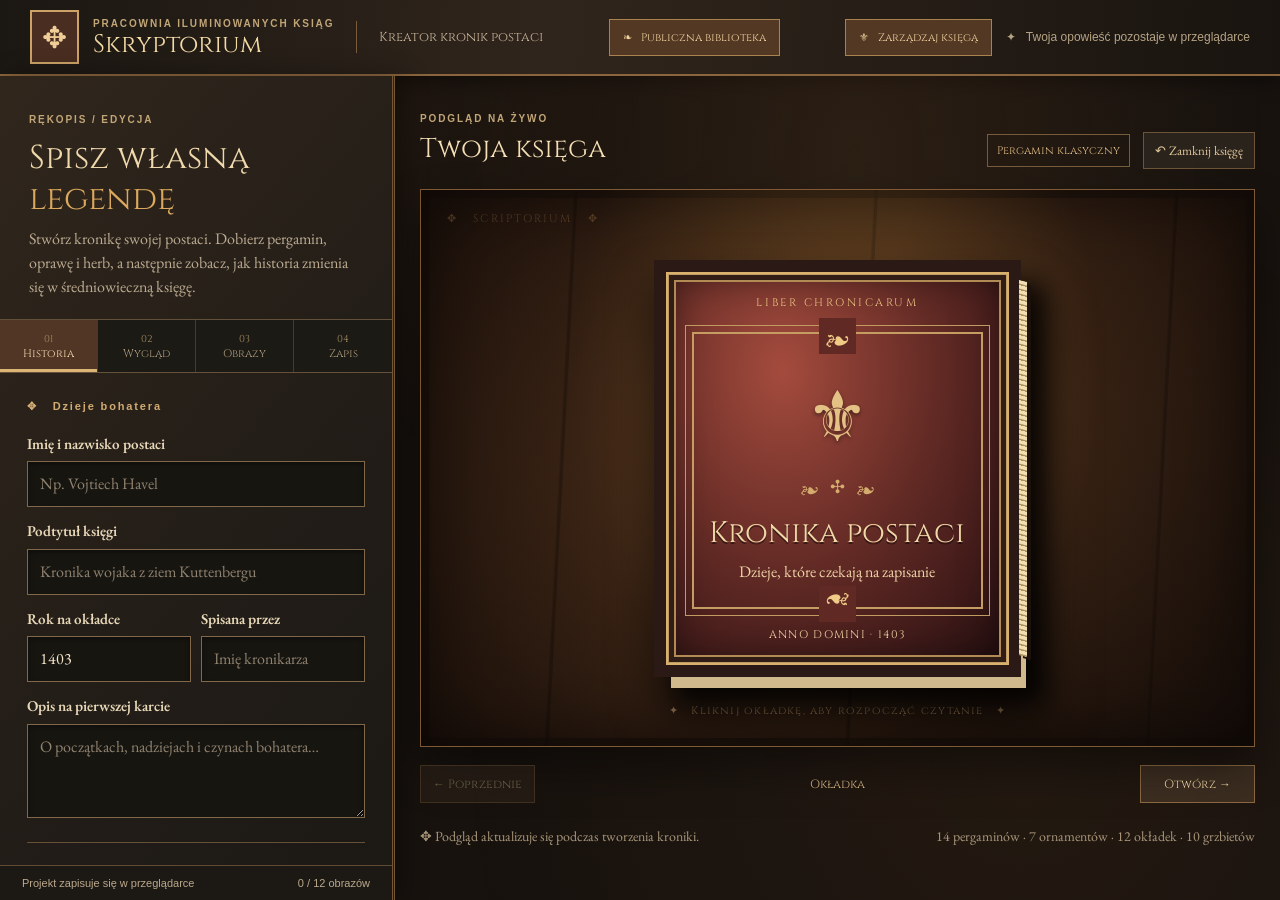
<file: index.html>
<!doctype html>
<html lang="pl">
<head>
  <meta charset="utf-8">
  <meta name="viewport" content="width=device-width, initial-scale=1">
  <meta name="theme-color" content="#19120d">
  <meta name="description" content="Skryptorium — kreator średniowiecznych ksiąg postaci. Wpisz historię, wybierz pergamin i oprawę, dodaj herb i ilustracje.">
  <title>Skryptorium — Kreator Ksiąg Postaci</title>
  <link rel="preconnect" href="https://fonts.googleapis.com">
  <link rel="preconnect" href="https://fonts.gstatic.com" crossorigin>
  <link href="https://fonts.googleapis.com/css2?family=Cinzel:wght@400;500;600;700&family=EB+Garamond:ital,wght@0,400;0,500;0,600;1,400;1,500;1,600&display=swap" rel="stylesheet">
  <link rel="stylesheet" href="spine.css">
  <link rel="stylesheet" href="styles.css">
  <link rel="stylesheet" href="manuscript-themes.css">
  <link rel="stylesheet" href="illustration-placement.css">
  <script src="api-config.js"></script>
  <script src="book-layout.js" defer></script>
  <script src="app.js" defer></script>
</head>
<body>
  <div class="vignette" aria-hidden="true"></div>
  <header class="topbar">
    <div class="mark" aria-hidden="true">✥</div>
    <div class="brand"><small>PRACOWNIA ILUMINOWANYCH KSIĄG</small><strong>Skryptorium</strong></div>
    <div class="topbar__rule" aria-hidden="true"></div>
    <span class="topbar__subtitle">Kreator kronik postaci</span>
    <a class="topbar__library" href="./biblioteka.html">❧ &nbsp; Publiczna biblioteka</a>
    <a class="topbar__library" href="./zarzadzanie.html">⚜ &nbsp; Zarządzaj księgą</a>
    <span class="local-indicator">✦ &nbsp; Twoja opowieść pozostaje w przeglądarce</span>
  </header>
  <div class="layout">
    <aside class="editor" aria-label="Panel tworzenia księgi">
      <div class="editor-intro">
        <span class="eyebrow">RĘKOPIS / EDYCJA</span>
        <h1>Spisz własną <em>legendę</em></h1>
        <p>Stwórz kronikę swojej postaci. Dobierz pergamin, oprawę i herb, a następnie zobacz, jak historia zmienia się w średniowieczną księgę.</p>
      </div>
      <nav class="tabs" aria-label="Etapy tworzenia księgi">
        <button type="button" class="tab is-current" data-tab="story" aria-current="step"><span>01</span> Historia</button>
        <button type="button" class="tab" data-tab="design"><span>02</span> Wygląd</button>
        <button type="button" class="tab" data-tab="images"><span>03</span> Obrazy</button>
        <button type="button" class="tab" data-tab="save"><span>04</span> Zapis</button>
      </nav>
      <div class="editor-scroll">
        <section class="edit-panel" id="panel-story" data-panel="story">
          <div class="section-heading">✥ &nbsp; Dzieje bohatera</div>
          <label for="character">Imię i nazwisko postaci</label>
          <input type="text" id="character" maxlength="85" placeholder="Np. Vojtiech Havel" autocomplete="off">
          <label for="subtitle">Podtytuł księgi</label>
          <input type="text" id="subtitle" maxlength="110" placeholder="Kronika wojaka z ziem Kuttenbergu">
          <div class="pair">
            <div><label for="year">Rok na okładce</label><input type="text" id="year" maxlength="30" placeholder="1403"></div>
            <div><label for="author">Spisana przez</label><input type="text" id="author" maxlength="65" placeholder="Imię kronikarza"></div>
          </div>
          <label for="summary">Opis na pierwszej karcie</label>
          <textarea id="summary" rows="3" maxlength="700" placeholder="O początkach, nadziejach i czynach bohatera…"></textarea>
          <div class="rule"></div>
          <div class="section-heading">✥ &nbsp; Historia postaci</div>
          <label for="story">Tekst kroniki</label>
          <textarea id="story" class="story-input" rows="16" maxlength="100000" spellcheck="true" placeholder="Rozdział I. Początki

W pewnej niewielkiej osadzie, u progu XV stulecia, żył…

Rozdział II. Pierwsza wyprawa

Los postawił przed nim nowe wyzwanie…"></textarea>
          <p class="hint">Możesz wkleić długą historię. Osobne akapity oddzielaj pustą linią. Nagłówki zaczynające się od „Rozdział”, „Prolog”, „Epilog” albo „# ” są rozpoznawane automatycznie. Tekst jest dzielony na strony.</p>
        </section>

        <section class="edit-panel" id="panel-design" data-panel="design" hidden>
          <div class="section-heading">✥ &nbsp; Pergamin i iluminacje</div>
          <h2>Wybierz styl kartek</h2><p class="description">Czternaście rodzajów pergaminu inspirowanych średniowiecznymi rękopisami. Każdy ma własny kolor, fakturę i zdobienia — wybór od razu widać na rozłożonej księdze.</p>
          <div class="paper-options" id="paper-options" role="group" aria-label="Styl kartek"></div>
          <div class="rule"></div>
          <div class="section-heading">✥ &nbsp; Obramowania i ornamenty</div>
          <h2>Wybierz zdobienie kart</h2>
          <p class="description">Osobno od koloru pergaminu wybierz ramkę: filigrany, heraldykę, gotyckie ornamenty lub sploty roślinne. Możesz dowolnie łączyć je ze wszystkimi rodzajami kartek.</p>
          <div class="frame-options" id="frame-options" role="group" aria-label="Zdobienie ramek kart"></div>
          <div class="rule"></div>
          <div class="section-heading">✥ &nbsp; Skórzana oprawa</div>
          <h2>Kolor okładki</h2><p class="description">Dwanaście skórzanych i barwionych opraw: od zakonnej czerni po książęcy karmazyn i jasną kość słoniową.</p><div class="cover-options" id="cover-options" role="group" aria-label="Kolor okładki"></div>
          <div class="rule"></div>
          <div class="section-heading">✥ &nbsp; Introligatorstwo i grzbiety</div>
          <h2>Wybierz grzbiet księgi</h2>
          <p class="description">Ten właśnie grzbiet zobaczą gracze na półce w publicznej bibliotece. Wybierz rodzaj tłoczeń i okuć; kolor skóry pochodzi z wybranej oprawy.</p>
          <div class="spine-options" id="spine-options" role="group" aria-label="Wybierz ozdobny grzbiet księgi"></div>
          <p class="hint">Podgląd pokazuje aktualne imię postaci i podtytuł. Wybrany grzbiet zapisuje się razem z kroniką w pliku JSON.</p>
          <div class="rule"></div>
          <div class="section-heading">✥ &nbsp; Heraldyka</div>
          <h2>Herb postaci lub rodu</h2>
          <div class="crest-setting">
            <div class="crest-mini" id="crest-mini" aria-label="Podgląd herbu">⚜</div>
            <div class="crest-actions">
              <label class="file-button" for="crest-upload">Dodaj własny herb</label>
              <input id="crest-upload" type="file" accept="image/png,image/jpeg,image/webp" hidden>
              <button class="text-button" id="remove-crest" type="button">Usuń herb</button>
              <small>Najlepiej sprawdza się PNG lub WebP z przezroczystym tłem.</small>
            </div>
          </div>
          <p class="hint">Herb pojawi się na przedniej okładce i na karcie tytułowej księgi.</p>
        </section>

        <section class="edit-panel" id="panel-images" data-panel="images" hidden>
          <div class="section-heading">✥ &nbsp; Iluminacje z roku 1400</div>
          <h2>Ilustracje do Twojej księgi</h2>
          <p class="description">Rozwiń bibliotekę, aby wybrać gotową iluminację. Następnie wskaż kartę, umiejscowienie i rozmiar obrazu.</p>
          <details class="scene-library" id="scene-library">
            <summary class="scene-library__toggle">
              <span class="scene-library__symbol" aria-hidden="true">❦</span>
              <span class="scene-library__labels"><strong class="scene-library__closed">Wyświetl bibliotekę ilustracji</strong><strong class="scene-library__opened">Zwiń bibliotekę ilustracji</strong><small><span id="scene-total">30</span> malowanych scen w zbiorach</small></span>
              <span class="scene-library__chevron" aria-hidden="true">⌄</span>
            </summary>
            <div class="scene-library__body">
          <div class="scene-filters">
            <label for="scene-search">Szukaj sceny<input id="scene-search" type="search" placeholder="Np. kowal, miecz, las" autocomplete="off"></label>
            <label for="scene-category">Rodzaj sceny<select id="scene-category"><option value="">Wszystkie</option></select></label>
          </div>
          <div class="scene-gallery" id="scene-gallery" role="group" aria-label="Wybierz ilustrację z galerii">
            <p class="hint">Wczytywanie galerii ilustracji…</p>
          </div>
            </div>
          </details>
          <p class="scene-selected" id="scene-selected" role="status">Rozwiń bibliotekę i wybierz ilustrację do wstawienia.</p>
          <div class="scene-placement">
            <h3>Wstaw wybraną ilustrację</h3>
            <div class="scene-placement__fields">
              <label for="scene-page">Numer karty w księdze<input id="scene-page" type="number" min="1" max="500" value="2" inputmode="numeric"></label>
              <label for="scene-position">Umiejscowienie<select id="scene-position">
                <option value="top">U góry kartki</option>
                <option value="middle" selected>Pośrodku kartki</option>
                <option value="bottom">U dołu kartki</option>
                <option value="full">Osobna karta z obrazem</option>
              </select></label>
              <label for="scene-size">Rozmiar<select id="scene-size">
                <option value="small">Mały</option>
                <option value="medium" selected>Średni</option>
                <option value="large">Duży</option>
              </select></label>
              <label for="scene-caption">Podpis pod ryciną<input id="scene-caption" type="text" maxlength="160" placeholder="Np. Pierwsze spotkanie z kowalem"></label>
            </div>
            <button type="button" id="scene-use-current" class="button">Wybierz kartę z podglądu</button>
            <button type="button" id="scene-insert" class="button button--gold">✥ Wstaw obraz na wskazaną kartę</button>
            <p class="hint">Na jednej karcie umieścisz jeden obraz. Karty numerowane są od pierwszej strony tytułowej (1). Na rozkładówce widzisz dwie kolejne karty.</p>
          </div>
          <div class="rule"></div>
          <h2>Dodaj własne ilustracje</h2>
          <label for="photos-upload" class="upload-zone">
            <span class="upload-zone__icon">❦</span>
            <strong>Wybierz obrazy ze swojego urządzenia</strong>
            <span>JPG / PNG / WebP · do 12 obrazów łącznie</span>
          </label>
          <input id="photos-upload" type="file" accept="image/png,image/jpeg,image/webp" multiple hidden>
          <h3 class="scene-list-title">Ilustracje w tej księdze</h3>
          <div class="photo-list" id="photo-list" aria-live="polite"></div>
          <p class="hint">Każdemu obrazowi możesz zmienić numer karty, pozycję i rozmiar. Nowy wygląd zapisuje się razem z księgą.</p>
        </section>

        <section class="edit-panel" id="panel-save" data-panel="save" hidden>
          <div class="section-heading">✥ &nbsp; Zachowaj swój rękopis</div>
          <h2>Zapis księgi</h2><p class="description">Zachowaj własną kopię rękopisu albo opublikuj go w bibliotece, aby inni mogli przeczytać Twoją historię.</p>
          <div class="export-card">
            <div class="export-card__icon">✒</div>
            <div>
              <h3>Plik księgi (JSON)</h3>
              <p>Pobierz pełną kopię księgi wraz z historią, herbem, ilustracjami i wybranym wyglądem.</p>
              <button type="button" id="save-json" class="button button--gold">Pobierz księgę .json</button>
            </div>
          </div>
          <div class="export-card">
            <div class="export-card__icon">❧</div>
            <div>
              <h3>Wczytaj wcześniejszy projekt</h3>
              <p>Wróć do edycji księgi zapisanej wcześniej na dysku.</p>
              <label for="load-json" class="button">Wczytaj projekt .json</label>
              <input type="file" id="load-json" accept=".json,application/json" hidden>
            </div>
          </div>
          <div class="publish-online">
            <div class="section-heading">✥ &nbsp; Publikacja w bibliotece</div>
            <h2>Opublikuj księgę z hasłem</h2>
            <p class="description">Opublikuj swoją historię, aby inni gracze mogli odnaleźć ją na półkach biblioteki. Ustal hasło, dzięki któremu później zmienisz treść lub usuniesz księgę.</p>
            <p class="hint"><strong>Ważne:</strong> księga i jej ilustracje będą dostępne publicznie. Po usunięciu wcześniejsze wersje mogą pozostać w archiwach. Nie dodawaj danych poufnych.</p>
            <label for="publish-password">Hasło właściciela</label>
            <input id="publish-password" type="password" autocomplete="new-password" placeholder="Ustal silne, unikatowe hasło">
            <p class="hint">Nie narzucamy długości hasła. Dla bezpieczeństwa użyj długiego, unikatowego hasła.</p>
            <label for="publish-confirm">Powtórz hasło</label>
            <input id="publish-confirm" type="password" autocomplete="new-password" placeholder="Powtórz hasło">
            <button id="publish-online" type="button" class="button button--gold">Opublikuj księgę</button>
            <p class="hint" id="online-status" role="status" hidden></p>
            <div id="publish-result" class="publish-result" hidden>
              <strong>Twoja księga jest dostępna w bibliotece.</strong>
              <p>Identyfikator księgi (zachowaj go razem z hasłem):</p>
              <div class="published-identity"><code id="published-id"></code><button type="button" id="copy-book-id" class="button button--gold">Kopiuj ID</button></div>
              <p><a id="published-manage-link" href="./zarzadzanie.html">Otwórz tę księgę w panelu edycji →</a></p>
              <p class="hint">Jeśli zgubisz identyfikator, wyszukasz go po nazwie postaci w panelu edycji.</p>
            </div>
          </div>
          
          <button id="clear-project" class="text-button danger" type="button">Wyczyść i rozpocznij nowy rękopis</button>
        </section>
      </div>
      <div class="editor-footer"><span id="save-status" role="status">Projekt zapisuje się w przeglądarce</span><span id="photo-count">0 ilustracji</span></div>
    </aside>

    <main class="preview" aria-label="Podgląd tworzonej księgi">
      <div class="preview-head">
        <div><span class="eyebrow">PODGLĄD NA ŻYWO</span><h2>Twoja księga</h2></div>
        <div class="preview-head__actions">
          <span class="theme-tag" id="theme-label">Pergamin klasyczny</span>
          <button type="button" id="reset-preview" class="quiet-button">↶ Zamknij księgę</button>
        </div>
      </div>
      <div class="desk">
        <div class="candle-glow" aria-hidden="true"></div>
        <div class="desk-seal" aria-hidden="true">✥ &nbsp; SCRIPTORIUM &nbsp; ✥</div>
        <div class="book-shell">
          <button type="button" class="book-cover cover-burgundy" id="book-cover" aria-label="Otwórz księgę">
            <span class="cover-corners" aria-hidden="true"></span>
            <span class="cover-kicker">LIBER CHRONICARUM</span>
            <span class="cover-frame">
              <span class="cover-crest" id="cover-crest">⚜</span>
              <span class="cover-ornament">❧ &nbsp; ✣ &nbsp; ❧</span>
              <span class="cover-title" id="cover-title">Kronika postaci</span>
              <span class="cover-subtitle" id="cover-subtitle">Opowieść o losach bohatera</span>
            </span>
            <span class="cover-year" id="cover-year">ANNO DOMINI · 1403</span>
            <span class="book-edge" aria-hidden="true"></span>
          </button>
          <div id="book-spread" class="book-spread" hidden>
            <div class="folio folio--left" id="left-folio" data-paper="classic"></div>
            <span class="spine" aria-hidden="true"></span>
            <div class="folio folio--right" id="right-folio" data-paper="classic"></div>
            <div id="turn-leaf" class="turn-leaf" aria-hidden="true"></div>
          </div>
        </div>
        <p class="desk-hint" id="desk-hint">✦ &nbsp; Kliknij okładkę, aby rozpocząć czytanie &nbsp; ✦</p>
      </div>
      <div class="reader-controls">
        <button type="button" class="page-button" id="prev-page" disabled>← Poprzednie</button>
        <span id="page-indicator" class="page-indicator">Okładka</span>
        <button type="button" class="page-button" id="next-page">Dalej →</button>
      </div>
      <div class="preview-footer"><span>✥ Podgląd aktualizuje się podczas tworzenia kroniki.</span><span>14 pergaminów · 7 ornamentów · 12 okładek · 10 grzbietów</span></div>
    </main>
  </div>
  <div class="toast" id="toast" role="status" aria-live="polite"></div>
</body>
</html>
</file>
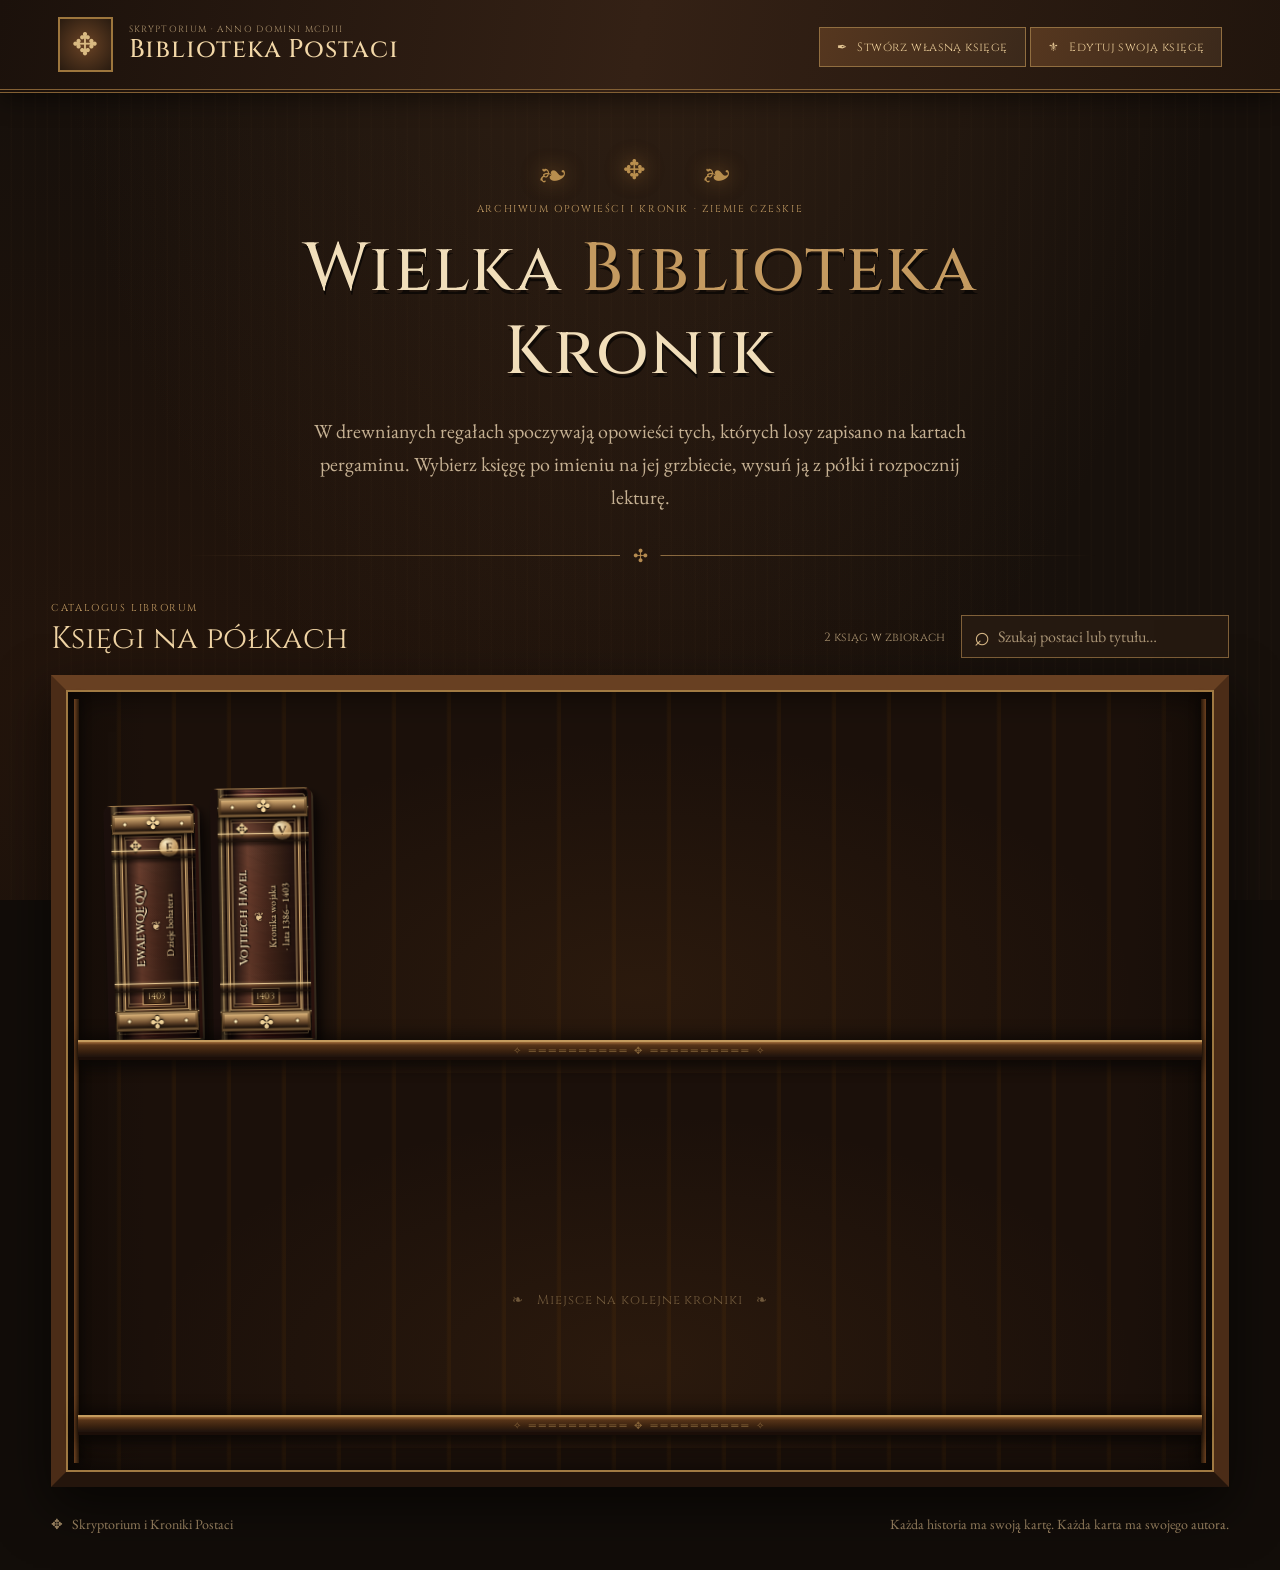
<file: biblioteka.html>
<!doctype html>
<html lang="pl">
<head>
  <meta charset="utf-8">
  <meta name="viewport" content="width=device-width,initial-scale=1">
  <meta name="theme-color" content="#15100b">
  <meta name="description" content="Biblioteka ksiąg postaci — czytaj średniowieczne kroniki bohaterów. Odkrywaj księgi na półkach, wysuń tom i przewracaj karty.">
  <title>Biblioteka Postaci • Skryptorium</title>
  <link rel="preconnect" href="https://fonts.googleapis.com">
  <link rel="preconnect" href="https://fonts.gstatic.com" crossorigin>
  <link href="https://fonts.googleapis.com/css2?family=Cinzel:wght@400;500;600;700&family=EB+Garamond:ital,wght@0,400;0,500;0,600;1,400;1,500&display=swap" rel="stylesheet">
  <link rel="stylesheet" href="./biblioteka.css">
  <link rel="stylesheet" href="./spine.css">
  <link rel="stylesheet" href="./manuscript-themes.css">
  <link rel="stylesheet" href="./illustration-placement.css">
  <script src="./api-config.js"></script>
  <script src="./book-layout.js" defer></script>
  <script src="./biblioteka.js" defer></script>
</head>
<body>
  <header class="topbar">
    <a class="brand" href="./biblioteka.html" aria-label="Biblioteka postaci — strona główna">
      <span class="brand__seal" aria-hidden="true">✥</span>
      <span><small>SKRYPTORIUM · ANNO DOMINI MCDIII</small><strong>Biblioteka Postaci</strong></span>
    </a>
    <nav class="topnav" aria-label="Nawigacja">
      <a href="./index.html" class="topnav__create">✒ &nbsp; Stwórz własną księgę</a>
      <a href="./zarzadzanie.html" class="topnav__create">⚜ &nbsp; Edytuj swoją księgę</a>
    </nav>
  </header>

  <main class="hall">
    <section class="intro" aria-labelledby="intro-title">
      <div class="intro__ornament" aria-hidden="true">❧ &nbsp; ✥ &nbsp; ❧</div>
      <p class="eyebrow">ARCHIWUM OPOWIEŚCI I KRONIK · ZIEMIE CZESKIE</p>
      <h1 id="intro-title">Wielka <em>Biblioteka</em> Kronik</h1>
      <p class="intro__description">W drewnianych regałach spoczywają opowieści tych, których losy zapisano na kartach pergaminu. Wybierz księgę po imieniu na jej grzbiecie, wysuń ją z półki i rozpocznij lekturę.</p>
      <div class="intro__divider" aria-hidden="true"><span>✣</span></div>
    </section>

    <section class="catalog" aria-labelledby="catalog-title">
      <div class="catalog__heading">
        <div><p class="eyebrow">CATALOGUS LIBRORUM</p><h2 id="catalog-title">Księgi na półkach</h2></div>
        <div class="catalog__tools">
          <span class="catalog__count" id="book-count">Wczytywanie kronik…</span>
          <label class="search-field" for="search-books">
            <span aria-hidden="true">⌕</span>
            <input id="search-books" type="search" placeholder="Szukaj postaci lub tytułu…" autocomplete="off">
          </label>
        </div>
      </div>
      <div class="shelves" id="shelves" aria-live="polite" aria-label="Półki z księgami">
        <div class="loading"><span class="loading__mark" aria-hidden="true">✥</span><p>Otwieranie bibliotecznego katalogu…</p></div>
      </div>
      <div class="catalog__empty" id="catalog-empty" hidden>
        <div aria-hidden="true">❧</div><h3>Brak ksiąg</h3><p id="catalog-empty-text">Nie znaleziono ksiąg pasujących do wyszukiwania.</p>
      </div>
    </section>
    <footer class="footer"><span>✥ &nbsp; Skryptorium i Kroniki Postaci</span><span>Każda historia ma swoją kartę. Każda karta ma swojego autora.</span></footer>
  </main>

  <div class="reader" id="reader" role="dialog" aria-modal="true" aria-labelledby="reader-title" aria-describedby="reader-subtitle" hidden>
    <div class="reader__scrim" data-dismiss aria-hidden="true"></div>
    <div class="reader__window" id="reader-window">
      <header class="reader__top">
        <div class="reader__identity">
          <span class="eyebrow" id="reader-eyebrow">KSIĘGA Z BIBLIOTEKI</span>
          <h2 id="reader-title">Kronika</h2>
          <p id="reader-subtitle">Dzieje bohatera</p>
        </div>
        <button type="button" class="reader__close" id="close-reader" aria-label="Zamknij księgę i wróć do biblioteki">✕ <span>Zamknij</span></button>
      </header>
      <div class="reader__stage">
        <div class="reader__book" id="reader-book" aria-label="Otwarta księga">
          <article class="reader__page reader__page--left" id="page-left" data-paper="classic"></article>
          <span class="reader__gutter" aria-hidden="true"></span>
          <article class="reader__page reader__page--right" id="page-right" data-paper="classic"></article>
          <div class="reader__flip" id="reader-flip" aria-hidden="true"></div>
        </div>
      </div>
      <div class="reader__controls">
        <button type="button" class="reader__arrow" id="reader-prev" disabled>← <span>Poprzednia</span></button>
        <span id="reader-counter" class="reader__counter" aria-live="polite">Strona 1</span>
        <button type="button" class="reader__arrow" id="reader-next"><span>Następna</span> →</button>
      </div>
      <p class="reader__hint">Klawisze ← → przewracają strony. Esc zamyka księgę.</p>
    </div>
  </div>
  <div class="pull-animation" id="pull-animation" aria-hidden="true" hidden></div>
  <div id="announcement" class="sr-only" role="status" aria-live="polite"></div>
</body>
</html>
</file>
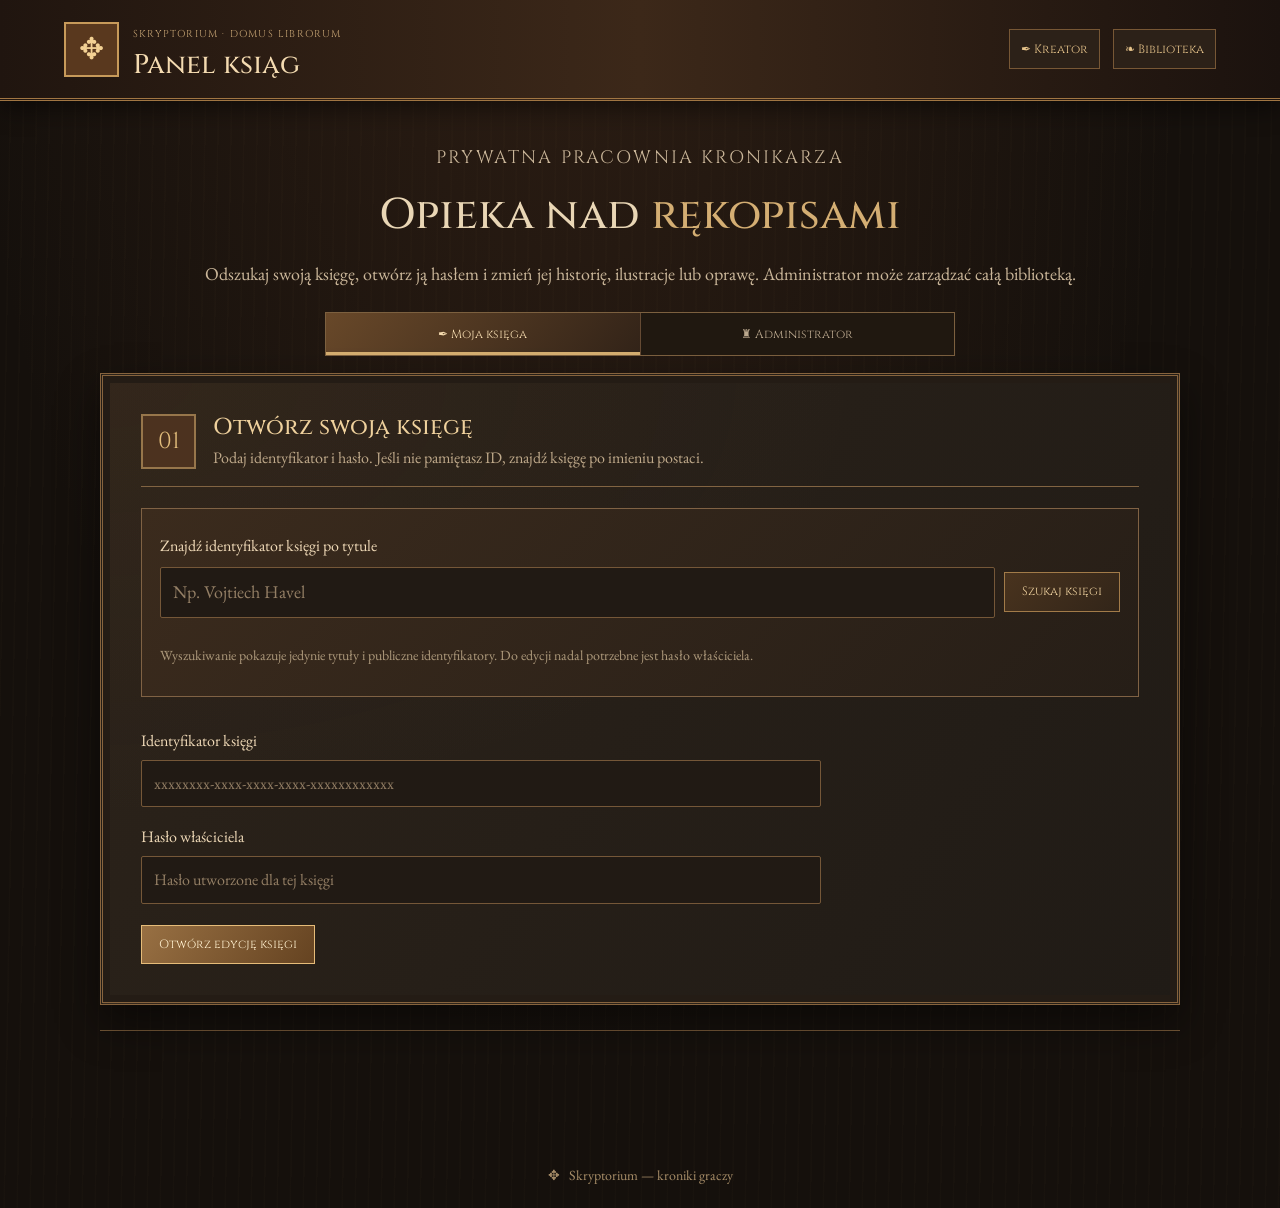
<file: zarzadzanie.html>
<!doctype html>
<html lang="pl">
<head>
  <meta charset="utf-8"><meta name="viewport" content="width=device-width,initial-scale=1">
  <meta name="theme-color" content="#19120d">
  <meta name="description" content="Zarządzaj własną księgą postaci — edytuj, dodawaj ilustracje i usuwaj ją po podaniu hasła.">
  <title>Skryptorium — Zarządzanie księgą</title>
  <link rel="preconnect" href="https://fonts.googleapis.com">
  <link href="https://fonts.googleapis.com/css2?family=Cinzel:wght@400;500;600;700&family=EB+Garamond:ital,wght@0,400;0,500;0,600;1,400;1,500&display=swap" rel="stylesheet">
  <link rel="stylesheet" href="./panel.css">
  <script src="./api-config.js"></script><script defer src="./panel.js"></script>
</head>
<body>
<header class="site-header">
  <div class="brand"><span class="brand-mark">✥</span><div><small>SKRYPTORIUM · DOMUS LIBRORUM</small><h1>Panel ksiąg</h1></div></div>
  <nav><a href="./index.html">✒ Kreator</a><a href="./biblioteka.html">❧ Biblioteka</a></nav>
</header>
<main class="workspace">
  <section class="intro">
    <p class="eyebrow">PRYWATNA PRACOWNIA KRONIKARZA</p>
    <h2>Opieka nad <em>rękopisami</em></h2>
    <p>Odszukaj swoją księgę, otwórz ją hasłem i zmień jej historię, ilustracje lub oprawę. Administrator może zarządzać całą biblioteką.</p>
    
  </section>
  <div class="switcher" role="group" aria-label="Wybierz panel">
    <button class="switcher__button is-active" data-view="owner" type="button">✒ Moja księga</button>
    <button class="switcher__button" data-view="admin" type="button">♜ Administrator</button>
  </div>
  <section id="owner" class="panel" aria-label="Panel właściciela">
    <div id="owner-login">
      <div class="section-title"><span>01</span><div><h3>Otwórz swoją księgę</h3><p>Podaj identyfikator i hasło. Jeśli nie pamiętasz ID, znajdź księgę po imieniu postaci.</p></div></div>
      <div class="book-finder">
        <label for="book-search">Znajdź identyfikator księgi po tytule</label>
        <div class="book-finder__search">
          <input id="book-search" type="search" placeholder="Np. Vojtiech Havel" autocomplete="off">
          <button id="search-books" type="button" class="button">Szukaj księgi</button>
        </div>
        <div id="found-books" class="book-finder__results" role="status" aria-live="polite"></div>
        <p class="note">Wyszukiwanie pokazuje jedynie tytuły i publiczne identyfikatory. Do edycji nadal potrzebne jest hasło właściciela.</p>
      </div>
      <form id="owner-form" class="form-grid">
        <label>Identyfikator księgi<input id="owner-id" type="text" required spellcheck="false" placeholder="xxxxxxxx-xxxx-xxxx-xxxx-xxxxxxxxxxxx" autocomplete="off"></label>
        <label>Hasło właściciela<input id="owner-password" type="password" required autocomplete="current-password" placeholder="Hasło utworzone dla tej księgi"></label>
        <button type="submit" class="button button--gold" id="owner-open">Otwórz edycję księgi</button>
      </form>
    </div>
    <div id="owner-editor" hidden>
      <div class="section-title"><span>02</span><div><h3 id="editing-title">Edycja kroniki</h3><p id="editing-id">Trwa wczytywanie…</p></div></div>
      <div class="edit-grid">
        <label>Imię postaci<input id="edit-character" maxlength="85" required></label>
        <label>Podtytuł księgi<input id="edit-subtitle" maxlength="110"></label>
        <label>Rok<input id="edit-year" maxlength="30"></label>
        <label>Kronikarz<input id="edit-author" maxlength="100"></label>
        <label>Rodzaj pergaminu<select id="edit-paper"><option value="classic">Klasyczny</option><option value="royal">Królewski</option><option value="battle">Bitewny</option><option value="monastery">Zakonny</option><option value="nocturne">Nocny</option><option value="vellum">Welin szlachecki</option><option value="marbled">Marmurkowy kodeks</option><option value="scholar">Księga uczonego</option><option value="herbarium">Zielnik opactwa</option><option value="ash">Kronika z popiołów</option><option value="azure">Błękitna kronika</option><option value="crimson">Rubinowa kronika</option><option value="cathedral">Katedralny</option><option value="winter">Zimowa kronika</option></select></label>
        <label>Kolor skóry<select id="edit-cover"><option value="burgundy">Bordo</option><option value="forest">Zieleń</option><option value="midnight">Granat</option><option value="chestnut">Brąz</option><option value="oxblood">Karmazyn</option><option value="ivory">Kość słoniowa</option><option value="obsidian">Obsydian</option><option value="violet">Purpura</option><option value="teal">Morski</option><option value="copper">Miedź</option><option value="ochre">Złoty ochrowy</option><option value="slate">Łupek</option></select></label>
        <label>Wygląd grzbietu<select id="edit-spine"><option value="illuminated">Iluminowany</option><option value="ironbound">Żelazny</option><option value="monastic">Zakonny</option><option value="merchant">Kupiecki</option><option value="royal">Koronny</option><option value="crusader">Krzyżowy</option><option value="archivist">Archiwisty</option><option value="alchemist">Alchemika</option><option value="rustic">Wędrownego</option><option value="celestial">Astralny</option></select></label>
        <label>Obramowanie kart<select id="edit-frame"><option value="plain">Prosty</option><option value="filigree">Filigran</option><option value="gothic">Gotycka</option><option value="heraldic">Heraldyczna</option><option value="vines">Roślinna</option><option value="royal">Królewska</option><option value="scribal">Kronikarska</option></select></label>
      </div>
      <label>Wprowadzenie<textarea id="edit-summary" rows="4" maxlength="700"></textarea></label>
      <label>Historia postaci<textarea id="edit-story" rows="13" maxlength="100000"></textarea></label>
      <div class="subpanel">
        <h4>Herb i ilustracje</h4>
        <div class="asset-fields"><label class="file-label">Zastąp herb <input id="edit-crest" type="file" accept="image/png,image/jpeg,image/webp"></label><button id="clear-crest" class="text-button" type="button">Usuń herb</button><span id="crest-status">Brak herbu</span></div>
        <label class="file-label">Dodaj własne ilustracje<input id="edit-images" type="file" accept="image/png,image/jpeg,image/webp" multiple></label>
        <div id="edit-images-list" class="image-grid"></div>
      </div>
      <div class="subpanel" hidden>
        <h4>Ilustrator kroniki · rok 1400</h4>
        <p>Opisz scenę z historii: miejsce, postacie, ubiór i wydarzenie. Sztuczna inteligencja spróbuje przedstawić ją jako iluminowaną rycinę z początku XV wieku.</p>
        <label>Scena do zilustrowania<textarea id="scene-prompt" rows="4" maxlength="650" placeholder="Np. Młody giermek przed bramą zamku w zimowy poranek, obok koń i rycerz w zbroi…"></textarea></label>
        <div class="actions"><button type="button" id="suggest-scene" class="button">Użyj fragmentu historii</button><button type="button" id="generate-image" class="button button--gold">✦ Wygeneruj ilustrację</button></div>
        <div class="generated" id="generated-preview" hidden><img id="generated-image" alt="Wygenerowana ilustracja w stylu roku 1400"><div><button type="button" class="button" id="attach-image">Dodaj do księgi</button><small>Po dodaniu zapisz zmiany w księdze.</small></div></div>
        <p class="note">Wygenerowane obrazy mogą zawierać nieścisłości historyczne.</p>
      </div>
      <div class="actions">
        <button type="button" id="save-edits" class="button button--gold">Zapisz zmiany</button>
        <button type="button" id="leave-editor" class="button">Zamknij edytor</button>
      </div>
      <div class="subpanel subpanel--danger">
        <h4>Hasło i usunięcie księgi</h4>
        <p>Zmień hasło na nowe, jeśli chcesz. Wybierz silne i unikatowe hasło. Usunięcie księgi jest nieodwracalne.</p>
        <div class="actions"><input id="new-password" type="password" placeholder="Nowe hasło" autocomplete="new-password"><button type="button" id="change-password" class="button">Zmień hasło</button></div>
        <button type="button" id="delete-owner" class="button button--danger">Usuń moją księgę</button>
      </div>
    </div>
  </section>
  <section id="admin" class="panel" hidden aria-label="Panel administratora">
    <div class="section-title"><span>♜</span><div><h3>Zarządzanie całą biblioteką</h3><p>Hasło administratora zapewnia dostęp do ksiąg bez znajomości haseł ich właścicieli.</p></div></div>
    <form id="admin-form" class="admin-login">
      <label>Hasło administratora<input id="admin-password" type="password" required autocomplete="current-password" placeholder="Tajne hasło administratora"></label>
      <button type="submit" class="button button--gold">Pobierz listę ksiąg</button>
    </form>
    <div id="admin-list" class="admin-list" aria-live="polite"></div>
    <p class="note">Administrator może usunąć księgę bez hasła autora, a także czasowo ukryć ją z biblioteki. Usunięcia nie da się cofnąć.</p>
  </section>
  <p class="feedback" id="feedback" role="status" aria-live="polite"></p>
</main>
<footer>✥ &nbsp; Skryptorium — kroniki graczy</footer>
</body></html>
</file>
<file: spine.css>
/* Wspólna oprawa grzbietów: kreator i publiczna biblioteka. */
/* Introligatorskie oprawy: ręcznie tłoczona skóra, mosiądz i pergaminowe etykiety. */
.book-spine{
  --book-height:245px;--book-width:98px;--tilt:0deg;
  --cover-dark:#200e0e;--cover-base:#61251f;--cover-glow:#9a4c3b;
  --gilt:#c8a06a;--gilt-bright:#f3d59b;--gilt-shadow:#694825;
  --leather-shadow:#100a08;
  position:relative;isolation:isolate;
  width:var(--book-width);height:var(--book-height);
  flex:none;display:block;overflow:hidden;
  padding:0;margin:0;
  border:1px solid #9e794a;border-left:7px solid #1b0f0c;
  border-right:3px solid #2a120d;border-radius:7px 7px 3px 3px;
  background:
    radial-gradient(ellipse at 37% 5%,#ffffff20,transparent 27%),
    linear-gradient(90deg,#120909 0%,var(--cover-dark) 9%,var(--cover-glow) 32%,var(--cover-base) 53%,var(--cover-dark) 98%);
  color:#f2dbab;
  box-shadow:
    inset 2px 0 0 #c09a6573,inset 9px 0 8px #05030295,
    inset -4px 0 8px #000b,inset 0 0 0 1px #f6d99b29,
    2px 2px 0 #d6b37933,5px 5px 6px #07040396,9px 15px 18px #0009;
  transform:rotate(var(--tilt)) translateZ(0);
  transform-origin:50% 100%;
  transition:transform .3s cubic-bezier(.19,.8,.2,1),filter .25s,box-shadow .3s;
  will-change:transform;
}
.book-spine::before{
  content:"";position:absolute;inset:0;pointer-events:none;z-index:2;
  background:
    repeating-linear-gradient(177deg,#f4dcb207 0 1px,transparent 2px 7px,#13080714 9px 11px),
    radial-gradient(circle at 80% 77%,#fff4db08 0 2px,transparent 3px),
    repeating-linear-gradient(91deg,transparent 0 8px,#1108050b 9px 11px);
  mix-blend-mode:screen;opacity:.72;
}
.book-spine::after{
  content:"";position:absolute;inset:5px 3px;pointer-events:none;z-index:1;
  border:1px solid #debc8088;outline:1px solid #09060570;outline-offset:1px;
  border-radius:3px 3px 1px 1px;
  box-shadow:inset 0 0 0 2px #23130973;
}
.book-spine[data-cover="forest"]{
  --cover-dark:#111e17;--cover-base:#304d38;--cover-glow:#62795a;
  --gilt:#c9b17c;--gilt-bright:#f6e3b9;
}
.book-spine[data-cover="midnight"]{
  --cover-dark:#111a28;--cover-base:#2d3f56;--cover-glow:#637993;
  --gilt:#c0ac82;--gilt-bright:#ebdbb1;
}
.book-spine[data-cover="chestnut"]{
  --cover-dark:#281407;--cover-base:#724322;--cover-glow:#b17a47;
  --gilt:#dbb477;--gilt-bright:#fae0a8;
}
.book-spine[data-finish="ironbound"]{--gilt:#b9b0a4;--gilt-bright:#eee3cc;--gilt-shadow:#5e5952}
.book-spine[data-finish="monastic"]{--gilt:#c3ad85;--gilt-bright:#ead6a9;--gilt-shadow:#726041}
.book-spine[data-finish="merchant"]{--gilt:#d5a56a;--gilt-bright:#f5d59d;--gilt-shadow:#674621}
.book-spine:hover,.book-spine:focus-visible{
  transform:translateY(-31px) rotate(0deg) scale(1.055);
  z-index:5;filter:brightness(1.13) saturate(1.09);
  box-shadow:inset 9px 0 8px #050302a9,inset -4px 0 8px #000b,
  2px 2px 0 #cfab70a0,12px 20px 27px #000e,0 0 22px #dfae4d32;
}
.book-spine.is-selected{opacity:.19;transform:translateY(-20px) rotate(0)}
.book-spine__edge{
  position:absolute;inset:0 auto 0 0;width:10px;z-index:2;pointer-events:none;
  background:linear-gradient(90deg,#100704e6,#d6b37575 35%,#1a0c0966 75%,transparent);
  box-shadow:5px 0 7px #0006;
}
.book-spine__grain{
  position:absolute;inset:0;z-index:0;pointer-events:none;
  background:
    radial-gradient(ellipse at 58% 24%,#f9eac014,transparent 34%),
    repeating-linear-gradient(23deg,transparent 0 3px,#26140b16 4px 5px,transparent 6px 11px),
    radial-gradient(circle at 21% 68%,#11080832,transparent 36%);
}
.book-spine__frame{
  position:absolute;inset:10px 8px;z-index:1;pointer-events:none;
  border:2px double var(--gilt);
  border-radius:2px;
  box-shadow:inset 0 0 0 2px #1c0b0b8c,0 0 0 2px #2b170e60;
  opacity:.9;
}
.book-spine__ridges{position:absolute;inset:0;z-index:4;pointer-events:none}
.book-spine__ridge{
  position:absolute;left:0;right:0;height:9px;
  border-top:1px solid var(--gilt-bright);
  border-bottom:2px solid #100905d9;
  background:linear-gradient(180deg,#e3c18d55 0%,#61401b93 29%,#180e0a9c 68%,#090503bd);
  box-shadow:0 3px 3px #0008,0 -1px 2px #f5d79642;
  opacity:.9;
}
.book-spine__ridge:nth-child(1){top:18px}
.book-spine__ridge:nth-child(2){top:44px}
.book-spine__ridge:nth-child(3){bottom:47px}
.book-spine__ridge:nth-child(4){bottom:19px}
.book-spine__clasps{position:absolute;inset:0;z-index:5;pointer-events:none}
.book-spine__clasp{
  position:absolute;left:1px;right:1px;height:20px;
  background:
    radial-gradient(circle at 15% 50%,#fff0bf 0 1px,#63472b 2px,transparent 3px),
    radial-gradient(circle at 86% 50%,#fff0bf 0 1px,#63472b 2px,transparent 3px),
    linear-gradient(180deg,var(--gilt-bright),var(--gilt) 19%,#6c4c2e 59%,#21140b 85%,var(--gilt));
  box-shadow:inset 0 0 0 2px #51371d7a,0 3px 6px #070403a8;
  border:1px solid #594125;
}
.book-spine__clasp:nth-child(1){top:8px}
.book-spine__clasp:nth-child(2){bottom:8px}
.book-spine__finial{
  position:absolute;left:50%;transform:translateX(-50%);
  width:19px;height:19px;display:grid;place-items:center;z-index:6;
  color:var(--gilt-bright);font-size:17px;line-height:1;
  text-shadow:0 1px #150d07,0 0 5px #000a;
  pointer-events:none;
}
.book-spine__finial::before{content:"✤"}
.book-spine__finial--top{top:8px}
.book-spine__finial--bottom{bottom:8px;transform:translateX(-50%) rotate(180deg)}
.book-spine__cartouche{
  position:absolute;inset:27px 10px 29px;display:flex;flex-direction:column;
  align-items:center;gap:1px;z-index:3;min-height:0;
  background:linear-gradient(90deg,#140e0bba,#4b3021aa 27%,#24190eae 74%,#140c0abb);
  border:1px solid var(--gilt);
  outline:1px solid #170b089c;outline-offset:2px;
  box-shadow:inset 0 0 0 2px #2a140ad9,inset 0 0 0 3px #d4ae716d,0 2px 6px #080402c2;
  color:#ecd9b2;padding:2px 5px 1px;
  pointer-events:none;
}
.book-spine__cartouche::before{
  content:"";position:absolute;inset:5px 3px;opacity:.45;
  border:1px solid var(--gilt);pointer-events:none;
}
.book-spine__rosette{position:absolute;top:5px;left:7px;font:15px/1 'Cinzel',Georgia,serif;color:var(--gilt-bright);z-index:1;text-shadow:0 2px #090604}
.book-spine__monogram{
  position:absolute;right:5px;top:3px;z-index:1;display:grid;place-items:center;flex:none;
  height:21px;width:21px;border-radius:50%;
  color:#332114;font:700 12px/1 'Cinzel',serif;
  background:radial-gradient(circle at 33% 23%,#fff2cb,var(--gilt) 53%,var(--gilt-shadow) 92%);
  border:1px solid #321a0b;
  box-shadow:inset 0 0 0 2px #d6b57a5c,0 1px 2px #0009;
  margin-top:0;
}
.book-spine__label{
  display:flex;flex-direction:row;align-items:center;justify-content:center;
  gap:3px;position:absolute;z-index:1;top:28px;bottom:21px;left:3px;right:3px;
  min-height:0;max-height:none;width:auto;
  padding:2px 0 1px;overflow:hidden;
}
.book-spine__title,.book-spine__subtitle{
  writing-mode:vertical-rl;
  transform:rotate(180deg);
  text-align:center;
  white-space:nowrap;overflow:hidden;text-overflow:ellipsis;
  max-height:100%;min-height:0;min-width:0;
  line-height:1.1;text-shadow:0 1px 2px #000,1px 1px #160c09;
}
.book-spine__title{
  color:#f6e2b7;
  font:600 11.5px/1.12 'Cinzel',Georgia,serif;
  letter-spacing:.018em;
  flex:0 1 auto;
}
.book-spine__subtitle{
  color:#d9bc8b;
  font:500 10px/1 'EB Garamond',Georgia,serif;
  letter-spacing:.01em;
  flex:0 1 auto;
}
.book-spine__divider{
  writing-mode:vertical-rl;
  font:12px/1 Georgia,serif;
  color:var(--gilt-bright);opacity:.88;
  flex:none;text-shadow:0 0 3px #000;
}
 .book-spine__year{
  position:absolute;left:50%;bottom:2px;transform:translateX(-50%);
  color:#edcf91;
  z-index:1;
  background:linear-gradient(90deg,#150c09c9,#593d20 50%,#180d09c9);
  border:1px solid var(--gilt);
  box-shadow:inset 0 0 0 1px #2b170a;
  padding:1px 4px;
  font:9px/1.4 'Cinzel',serif;
  letter-spacing:.025em;
  margin-top:auto;margin-bottom:2px;
  white-space:nowrap;
}
.book-spine[data-finish="ironbound"] .book-spine__cartouche{
  border-radius:7px 7px 1px 1px;
  background:linear-gradient(90deg,#141414cf,#414039c9,#171a17cf);
}
.book-spine[data-finish="monastic"] .book-spine__cartouche{
  background:linear-gradient(90deg,#2c2418ec,#68563bbc,#272014e8);
  border-radius:2px 2px 10px 10px;
}
.book-spine[data-finish="merchant"] .book-spine__cartouche{
  background:linear-gradient(90deg,#4b2819,#755039,#462719);
  border:2px double var(--gilt);
}
.pull-animation .book-spine{
  width:100%;height:100%;opacity:1!important;transform:none!important;filter:brightness(1.08);
  pointer-events:none;box-shadow:inset 7px 0 12px #050302a9,8px 18px 25px #000b;
}
@media(max-width:600px){
  .book-spine{width:calc(var(--book-width) * .9);min-width:78px}
  .book-spine__cartouche{left:9px;right:8px}
  .book-spine__title{font-size:11px}
  .book-spine__subtitle{font-size:9px}
}


/* Dodatkowe barwy opraw, wspólne dla okładki kreatora i grzbietu biblioteki. */
.cover-oxblood,.book-spine[data-cover="oxblood"]{--cover-base:#71252e;--cover-dark:#240a12;--cover-glow:#b84b4d}
.cover-ivory,.book-spine[data-cover="ivory"]{--cover-base:#bda77e;--cover-dark:#63503a;--cover-glow:#f4e6c7}
.cover-obsidian,.book-spine[data-cover="obsidian"]{--cover-base:#23262a;--cover-dark:#080d12;--cover-glow:#54595d}
.cover-violet,.book-spine[data-cover="violet"]{--cover-base:#49304e;--cover-dark:#1b1326;--cover-glow:#886392}
.cover-teal,.book-spine[data-cover="teal"]{--cover-base:#265958;--cover-dark:#09292d;--cover-glow:#659e9a}
.cover-copper,.book-spine[data-cover="copper"]{--cover-base:#80513b;--cover-dark:#28170f;--cover-glow:#c17b53}
.cover-ochre,.book-spine[data-cover="ochre"]{--cover-base:#9a7432;--cover-dark:#4a2d14;--cover-glow:#e3b75d}
.cover-slate,.book-spine[data-cover="slate"]{--cover-base:#455056;--cover-dark:#172329;--cover-glow:#85949e}
.book-cover.cover-ivory{color:#402a1a}
.book-cover.cover-ivory :is(.cover-title,.cover-subtitle,.cover-kicker,.cover-year,.cover-ornament){color:#4c3321;text-shadow:0 1px #f8ebd07a}
.book-cover.cover-ivory .cover-frame{border-color:#84633c;outline-color:#967047}
.book-cover.cover-ivory .cover-crest{color:#856433}
.cover-option__swatch.cover-ivory::after{color:#4a3420;border-color:#886544;text-shadow:none}
.book-spine[data-cover="ivory"]{--gilt:#b68b49;--gilt-bright:#f4d795;--gilt-shadow:#7b552a}
.book-spine[data-cover="obsidian"]{--gilt:#c6b79a;--gilt-bright:#f6ebd1;--gilt-shadow:#665d52}
.book-spine[data-cover="violet"]{--gilt:#d8b67d;--gilt-bright:#f4ddaf;--gilt-shadow:#7d5831}
.book-spine[data-cover="teal"]{--gilt:#c4b895;--gilt-bright:#f0e2b5;--gilt-shadow:#677263}
.book-spine[data-cover="ochre"]{--gilt:#e9c78a;--gilt-bright:#f8e6bf;--gilt-shadow:#775027}

/* Sześć nowych opraw grzbietów — symbole, listwy i metal różnią się fizycznie. */
.book-spine[data-finish="royal"]{--gilt:#e1ba72;--gilt-bright:#ffe3a4;--gilt-shadow:#855c29}
.book-spine[data-finish="royal"] .book-spine__finial::before{content:"♛"}
.book-spine[data-finish="royal"] .book-spine__cartouche{
  border:3px double #edcb89;border-radius:10px 10px 2px 2px;
  background:linear-gradient(90deg,#231315,#683c26,#241218);
  box-shadow:inset 0 0 0 3px #9a5a3670,0 0 6px #f6c5744d;
}
.book-spine[data-finish="royal"] .book-spine__ridges .book-spine__ridge{height:13px;border-bottom-color:#57391d}
.book-spine[data-finish="royal"] .book-spine__rosette{font-size:18px}

.book-spine[data-finish="crusader"]{--gilt:#b9bfc2;--gilt-bright:#f0eddf;--gilt-shadow:#555d65}
.book-spine[data-finish="crusader"] .book-spine__finial::before{content:"✠"}
.book-spine[data-finish="crusader"] .book-spine__cartouche{
 border:2px solid #c3c5c3;border-radius:0;
 background:repeating-linear-gradient(0deg,#242728 0 6px,#3d3934 7px 14px);
 box-shadow:inset 0 0 0 3px #6d6960,0 2px 7px #0009;
}
.book-spine[data-finish="crusader"] .book-spine__clasp{
 height:15px;background:linear-gradient(180deg,#cdd1cd,#62686a,#1c2227,#9da6a9);
}
.book-spine[data-finish="crusader"] .book-spine__monogram{border-radius:3px;transform:rotate(45deg)}
.book-spine[data-finish="crusader"] .book-spine__monogram{font-size:0}
.book-spine[data-finish="crusader"] .book-spine__monogram::after{content:"✠";font-size:15px;transform:rotate(-45deg)}

.book-spine[data-finish="archivist"]{--gilt:#c5aa7a;--gilt-bright:#f4dfbb;--gilt-shadow:#786547}
.book-spine[data-finish="archivist"] .book-spine__finial::before{content:"❧"}
.book-spine[data-finish="archivist"] .book-spine__cartouche{
 border:1px solid #cba976;background:linear-gradient(90deg,#1b140d,#544633,#1c160f);
 box-shadow:inset 0 0 0 2px #1a110a,inset 0 0 0 4px #b48d5578;
}
.book-spine[data-finish="archivist"] .book-spine__ridge{height:4px}
.book-spine[data-finish="archivist"] .book-spine__clasp{height:11px}
.book-spine[data-finish="archivist"] .book-spine__year{font-style:italic}

.book-spine[data-finish="alchemist"]{--gilt:#d0a17c;--gilt-bright:#ffdaaf;--gilt-shadow:#876247}
.book-spine[data-finish="alchemist"] .book-spine__finial::before{content:"☿"}
.book-spine[data-finish="alchemist"] .book-spine__cartouche{
 border:2px solid #af8267;border-radius:15px 15px 15px 15px;
 background:radial-gradient(ellipse at 50% 28%,#81684d,#2b2627 72%);
 box-shadow:inset 0 0 0 4px #3e2821,0 0 7px #0009;
}
.book-spine[data-finish="alchemist"] .book-spine__monogram{
 border-radius:50%;background:radial-gradient(circle at 33% 26%,#e0c998,#699c81 48%,#2c5d67);
 color:#173d47;
}
.book-spine[data-finish="alchemist"] .book-spine__rosette{color:#b8debf}

.book-spine[data-finish="rustic"]{--gilt:#a4875c;--gilt-bright:#dac69e;--gilt-shadow:#4d351e}
.book-spine[data-finish="rustic"] .book-spine__finial::before{content:"✦"}
.book-spine[data-finish="rustic"] .book-spine__cartouche{
 border:1px dashed #c1a67c;border-radius:0;
 background:repeating-linear-gradient(92deg,#36251d 0 8px,#60422a 10px 20px,#38271c 22px 27px);
 box-shadow:inset 0 0 0 4px #241510,0 2px 6px #000b;
}
.book-spine[data-finish="rustic"] .book-spine__clasp{
 height:11px;background:linear-gradient(180deg,#998061,#493728,#1d130c);
 border-color:#66523d;
}
.book-spine[data-finish="rustic"] .book-spine__frame{border-style:dashed;opacity:.65}

.book-spine[data-finish="celestial"]{--gilt:#c3c9db;--gilt-bright:#f1e7c9;--gilt-shadow:#6b6e84}
.book-spine[data-finish="celestial"] .book-spine__finial::before{content:"✧"}
.book-spine[data-finish="celestial"] .book-spine__cartouche{
 border:2px double #aeb4d0;border-radius:8px;
 background:
 radial-gradient(circle at 35% 15%,#fff4d777 0 1px,transparent 2px),
 radial-gradient(circle at 73% 54%,#fff4d766 0 1px,transparent 2px),
 radial-gradient(circle at 21% 82%,#fff4d755 0 1px,transparent 2px),
 linear-gradient(90deg,#18152a,#353451,#141527);
 box-shadow:inset 0 0 0 3px #5550787a,0 0 10px #e8daf439;
}
.book-spine[data-finish="celestial"] .book-spine__monogram{
 background:radial-gradient(circle at 30% 20%,#fffde4,#a5bbdb 62%,#626a90);
 color:#29384f;
}
.book-spine[data-finish="celestial"] .book-spine__rosette{color:#c7ccf3}
</file>
<file: styles.css>
:root{--dark:#17110c;--panel:#282018;--panel2:#211a14;--gold:#c39a60;--gold2:#eed0a0;--ink:#38271c;--paper:#ecdbb8;--light:#f1e4ce;--muted:#b7a78c;--line:#6f5538;color:#e7d9be;font-family:'EB Garamond',Georgia,serif}
*{box-sizing:border-box}html{scroll-behavior:smooth}body{margin:0;background:#17120e;min-width:320px;font:18px/1.5 'EB Garamond',Georgia,serif}button,input,textarea{font:inherit}button{cursor:pointer;color:inherit}button:disabled{opacity:.36;cursor:not-allowed}button:focus-visible,a:focus-visible,input:focus-visible,textarea:focus-visible,label:focus-visible{outline:2px solid #f0cb85;outline-offset:3px}input,textarea{border-radius:0}body::before{content:'';position:fixed;inset:0;pointer-events:none;z-index:-1;background:radial-gradient(circle at 10% 0,#834d212b,transparent 36%),radial-gradient(circle at 80% 85%,#8b542a1b,transparent 44%)}[hidden]{display:none!important}
.topbar{height:76px;display:flex;align-items:center;gap:14px;padding:0 30px;background:linear-gradient(95deg,#1b1712,#30251c 43%,#19140f);border-bottom:2px double #8b653d;box-shadow:0 4px 20px #0007}.mark{border:2px double #cca266;color:#f0ce97;display:grid;place-items:center;width:49px;height:54px;font-size:30px;background:#492d20}.brand{display:flex;flex-direction:column}.brand small,.eyebrow{font:700 10px/1.5 Arial,sans-serif;letter-spacing:.19em;color:#c2a678}.brand strong{color:#f3daa7;font:400 25px/1.1 'Cinzel',Georgia,serif}.topbar__rule{height:32px;border-right:1px solid #795c3e;margin:0 8px}.topbar__subtitle{color:#c9b69a;font:13px 'Cinzel',Georgia,serif}.local-indicator{margin-left:auto;color:#b6a385;font:12px Arial,sans-serif}
.layout{min-height:calc(100dvh - 76px);display:grid;grid-template-columns:435px minmax(0,1fr);max-width:1920px;margin:auto}.editor{height:calc(100dvh - 76px);min-height:680px;position:sticky;top:0;display:flex;flex-direction:column;overflow:hidden;border-right:3px double #735636;background:linear-gradient(130deg,#30261c,#211c17 65%,#1b1914);box-shadow:8px 0 25px #0005;z-index:2}.editor-intro{padding:27px 29px 20px;border-bottom:1px solid #625039}.editor-intro h1{font:400 33px/1.23 'Cinzel',Georgia,serif;margin:8px 0;color:#eed8ac}.editor-intro h1 em{font-style:normal;color:#dba85e}.editor-intro p{font-size:16px;color:#bcab91;margin:8px 0 0}.tabs{display:grid;grid-template-columns:repeat(4,1fr);border-bottom:1px solid #66523a}.tab{background:#1b1a15;padding:12px 4px 11px;border:0;border-right:1px solid #493a2b;color:#ad9a7c;font:11px 'Cinzel',serif}.tab:last-child{border-right:0}.tab span{display:block;font-size:10px;color:#a78d65}.tab.is-current{background:#513626;color:#f4dab0;box-shadow:inset 0 -3px #dbb476}.editor-scroll{flex:1;min-height:0;overflow-y:auto;padding:22px 27px 40px;scrollbar-color:#6a5137 #221b15}.edit-panel h2{font:400 23px/1.2 'Cinzel',Georgia,serif;color:#edca94;margin:4px 0 10px}.edit-panel label:not(.file-button):not(.upload-zone):not(.button){display:block;font-size:15px;color:#e9d9b9;font-weight:600;margin:13px 0 6px}.edit-panel input[type=text],.edit-panel textarea{display:block;width:100%;background:#171510;border:1px solid #82684a;color:#f4e6c9;padding:10px 12px;font-size:16px;box-shadow:inset 0 2px 5px #0006}.edit-panel input:focus,.edit-panel textarea:focus{border-color:#e5b775;outline:none;box-shadow:0 0 0 2px #e5b7752b}.edit-panel textarea{resize:vertical;line-height:1.5;min-height:80px}.edit-panel .story-input{min-height:310px}.edit-panel input::placeholder,.edit-panel textarea::placeholder{color:#8f8270}.section-heading{font:700 11px/1.5 Arial,sans-serif;letter-spacing:.17em;color:#d2ab73;margin:3px 0 18px}.description{color:#c5b195;font-size:16px;margin:0 0 18px}.hint{color:#ad9d83;font-size:14px;line-height:1.55;margin:14px 0}.pair{display:grid;grid-template-columns:1fr 1fr;gap:10px}.rule{margin:24px 0;border-top:1px solid #665038}.editor-footer{padding:11px 22px;background:#1c1915;border-top:1px solid #614b32;display:flex;justify-content:space-between;gap:10px;color:#bba88c;font:11px Arial,sans-serif}
.paper-options{display:grid;grid-template-columns:1fr 1fr;gap:12px}.paper-option{border:1px solid #755d3d;background:#2d261f;text-align:left;padding:7px;min-width:0}.paper-option.is-selected{border-color:#f2cb84;box-shadow:inset 0 0 0 1px #f2cb84,0 0 0 2px #f2cb8426}.paper-option__sample{display:grid;place-items:center;height:91px;font:16px 'Cinzel',serif;text-align:center;position:relative;padding:10px}.paper-option__sample::before{content:'❧';position:absolute;top:6px;left:10px;font-size:13px}.paper-option__name{display:block;padding:7px 2px 3px;font:15px 'EB Garamond',serif;color:#e9d5b0}.paper-option__check{color:#f0c887;font-size:14px;margin-left:5px}.cover-options{display:grid;grid-template-columns:repeat(4,1fr);gap:9px}.cover-option{border:1px solid #675339;background:#2a221b;padding:6px 4px;color:#dec59d;text-align:center;font-size:13px}.cover-option.is-selected{border-color:#f0c781;box-shadow:inset 0 0 0 1px #d09b58}.cover-option__swatch{display:block;height:58px;margin-bottom:7px;border:3px double #c9a266;box-shadow:inset 0 0 0 6px #0004}.cover-burgundy{--cover-base:#602924;--cover-dark:#240e10;--cover-glow:#a44b3d}.cover-forest{--cover-base:#304537;--cover-dark:#0c1d17;--cover-glow:#5a765e}.cover-midnight{--cover-base:#293c53;--cover-dark:#101823;--cover-glow:#58718b}.cover-chestnut{--cover-base:#694627;--cover-dark:#2a180e;--cover-glow:#a67b45}.cover-option__swatch{background:radial-gradient(ellipse at 40% 35%,var(--cover-glow),var(--cover-base) 55%,var(--cover-dark))}
.crest-setting{display:flex;gap:16px;align-items:center}.crest-mini{width:93px;height:103px;display:grid;place-items:center;flex:none;font-size:47px;color:#dec08d;background:#3c2e22;border:3px double #b89b6b}.crest-mini img{width:85px;height:90px;object-fit:contain}.crest-actions{display:flex;flex-direction:column;gap:7px;align-items:start}.crest-actions small{font-size:12px;color:#a8977c}.file-button,.button{display:inline-block;border:1px solid #c39a5e;color:#efdab6;background:#4a3423;padding:9px 12px;text-decoration:none;cursor:pointer;font-size:14px}.button:hover,.file-button:hover{background:#68462c}.button--gold{background:#90603a;color:#ffedc5}.text-button{background:none;border:0;padding:7px 0;color:#d7b27d;text-decoration:underline;font-size:14px}.text-button.danger{color:#d69a84;margin-top:20px}
.upload-zone{display:flex;align-items:center;flex-direction:column;justify-content:center;gap:7px;min-height:170px;border:1px dashed #b58e58;background:#29211a;cursor:pointer;color:#e0bd84}.upload-zone:hover{background:#3d2c20}.upload-zone__icon{font-size:45px}.upload-zone strong{font:16px 'Cinzel',Georgia,serif}.upload-zone span:last-child{font-size:13px;color:#bcac8f}.photo-list{margin-top:15px;display:grid;gap:10px}.photo-item{display:grid;grid-template-columns:78px minmax(0,1fr) 25px;gap:10px;padding:9px;background:#1f1a16;border:1px solid #67523a}.photo-item img{width:78px;height:79px;object-fit:cover}.photo-item input{display:block;width:100%;padding:7px;background:#15130f;border:1px solid #756347;color:#f3dfbf;font-size:14px}.photo-item small{color:#ab987b;font-size:12px}.photo-item__remove{border:0;background:none;color:#edc28f;font:23px Georgia}.photo-empty{text-align:center;padding:17px;color:#ac9776}.export-card{display:grid;grid-template-columns:37px 1fr;gap:12px;padding:17px 12px;background:#33271d;border:1px solid #8b6b44;margin:13px 0}.export-card__icon{color:#eac68c;font-size:30px}.export-card h3{font:16px 'Cinzel',serif;margin:0 0 7px;color:#f0d2a3}.export-card p{color:#c6b398;font-size:16px;margin:0 0 14px}.future-note{border-left:3px solid #b78b57;padding:14px 15px;background:#30261e;margin-top:22px;color:#cbb799}.future-note p{margin:4px 0 0;font-size:15px}.future-note strong{color:#eed4a1}
.preview{display:flex;flex-direction:column;min-width:0;overflow:hidden;padding:29px clamp(18px,3.8vw,66px);background:radial-gradient(ellipse at 52% 10%,#65422444,transparent 63%)}.preview-head{display:flex;justify-content:space-between;align-items:end;gap:16px;margin-bottom:20px}.preview-head h2{font:400 27px/1.2 'Cinzel',serif;margin:4px 0;color:#f5dfb6}.preview-head__actions{display:flex;align-items:center;gap:13px}.theme-tag{font:11px 'Cinzel',serif;color:#deb985;border:1px solid #775b3b;padding:8px 9px}.quiet-button{background:#29231b;border:1px solid #6d5439;padding:8px 11px;color:#e1c59b;font-size:13px}.quiet-button:hover{background:#483224}
.desk{position:relative;height:min(66vh,715px);min-height:485px;display:flex;align-items:center;justify-content:center;isolation:isolate;overflow:hidden;background:repeating-linear-gradient(93deg,transparent 0 152px,#1b10096a 154px 156px,transparent 157px 300px),linear-gradient(110deg,#392315,#56351d 48%,#2d1c11);border:1px solid #805a36;box-shadow:inset 0 0 0 8px #1c110a99,inset 0 0 70px #0009,0 22px 40px #0006}.desk::before{content:'';position:absolute;inset:0;pointer-events:none;background:radial-gradient(ellipse at 51% 45%,transparent 16%,#090504bd 100%)}.candle-glow{pointer-events:none;position:absolute;top:-43%;left:15%;width:70%;height:150%;background:radial-gradient(ellipse,#d59b4235,transparent 64%);animation:flicker 6s ease-in-out infinite alternate}@keyframes flicker{from{opacity:.58;transform:translateX(-1%)}to{opacity:.97;transform:translateX(1%)}}.desk-seal{position:absolute;top:21px;left:26px;font:11px 'Cinzel',serif;letter-spacing:.19em;color:#ba8b554f}.book-shell{position:relative;width:min(92%,980px);height:min(75%,585px);min-height:320px;display:flex;align-items:center;justify-content:center;perspective:1800px;z-index:1;filter:drop-shadow(0 24px 22px #0008)}
.book-cover{display:flex;flex-direction:column;align-items:center;justify-content:center;position:relative;width:48%;min-width:240px;max-width:460px;height:100%;padding:23px 26px;text-align:center;background:radial-gradient(ellipse at 34% 25%,var(--cover-glow),var(--cover-base) 50%,var(--cover-dark));border:12px solid #2a1914;outline:1px solid #c09b64;outline-offset:-15px;box-shadow:inset 0 0 0 2px #d8b16d,inset 0 0 0 8px #301d16,inset 0 0 0 10px #b18a54,inset 0 0 45px #0009,11px 17px 0 -6px #d0b98c,23px 25px 23px #000c;color:#f0d8a7;transform-origin:left center;transition:transform .55s cubic-bezier(.2,.6,.2,1)}.book-cover:hover{filter:brightness(1.1)}.book-cover.is-opening{transform:rotateY(-96deg);pointer-events:none}.cover-kicker{font:11px 'Cinzel',serif;letter-spacing:.23em;color:#e8c382;margin-bottom:22px}.cover-frame{border:2px solid #c59d63;outline:1px solid #c29b61;outline-offset:6px;display:flex;flex:1;flex-direction:column;align-items:center;justify-content:center;width:100%;max-height:365px;padding:12px 14px;position:relative}.cover-frame::before,.cover-frame::after{content:'❧';position:absolute;top:-16px;padding:0 7px;background:var(--cover-base);font-size:24px;color:#f0cb86}.cover-frame::after{top:auto;bottom:-15px;transform:rotate(180deg)}.cover-crest{display:grid;place-items:center;width:112px;height:114px;font-size:70px;color:#e4c185;filter:drop-shadow(0 2px 2px #0007)}.cover-crest img{width:107px;height:107px;object-fit:contain}.cover-ornament{font-size:18px;color:#d4ac6d}.cover-title{font:400 clamp(19px,2.3vw,30px)/1.38 'Cinzel',serif;overflow-wrap:anywhere;text-shadow:0 2px #0007;margin:13px 0 8px}.cover-subtitle{font-size:16px;color:#eed3a6;line-height:1.24}.cover-year{font:11px 'Cinzel',serif;letter-spacing:.12em;margin-top:18px}.book-edge{position:absolute;right:-18px;top:9px;bottom:9px;width:8px;background:repeating-linear-gradient(#f1dfb4 0 3px,#ad8f5b 4px 5px);transform:skewY(15deg);box-shadow:4px 2px #1c100a}
.book-spread{width:100%;height:100%;display:flex;position:relative;border:6px solid #543321;background:#553921;box-shadow:0 0 0 6px #26150e,0 0 0 8px #b88c4b,inset 0 0 0 5px #d7bb85;animation:open-book .4s ease both}@keyframes open-book{from{transform:scaleX(.5);opacity:0}to{transform:scaleX(1);opacity:1}}.folio{flex:1;min-width:0;position:relative;height:100%;overflow:hidden;padding:29px 23px 30px;color:#402b1d}.folio:first-child{box-shadow:inset -11px 0 24px #6b441f6e,inset 0 0 28px #8b6a3b44}.folio:nth-child(3){box-shadow:inset 11px 0 24px #6b441f6e,inset 0 0 28px #8b6a3b44}.spine{position:absolute;z-index:3;pointer-events:none;height:100%;left:calc(50% - 8px);width:16px;background:linear-gradient(90deg,#3e24177a,#f1daaa87 48%,#41291c73)}
.turn-leaf{display:none;z-index:10;position:absolute;top:0;left:50%;height:100%;width:50%;background:#e5cda0;box-shadow:0 0 16px #0007;transform-origin:left center;backface-visibility:hidden}.turn-leaf.turning{display:block;animation:turn-paper .45s ease-in forwards}@keyframes turn-paper{from{transform:rotateY(0);opacity:.95}to{transform:rotateY(-175deg);opacity:0}}
.desk-hint{position:absolute;bottom:17px;color:#d7ad76b8;font:11px 'Cinzel',serif;letter-spacing:.11em;text-align:center}
.reader-controls{display:flex;align-items:center;justify-content:space-between;gap:8px;margin-top:18px}.page-button{min-width:115px;padding:10px 12px;background:#3c2d20;border:1px solid #8b6943;color:#f2d8a6;font:12px 'Cinzel',serif}.page-button:hover:not(:disabled){background:#68472e}.page-indicator{font:12px 'Cinzel',serif;color:#ddbd89;text-align:center}.preview-footer{display:flex;justify-content:space-between;gap:12px;color:#a9977b;margin-top:23px;font-size:14px}
.folio[data-paper=classic],.paper-option__sample[data-paper=classic]{background:repeating-linear-gradient(5deg,transparent 0 10px,#80522707 11px 12px),radial-gradient(ellipse at 17% 18%,#f5e6c8,#e0cba5 92%);color:#432c1e}
.folio[data-paper=royal],.paper-option__sample[data-paper=royal]{background:linear-gradient(135deg,#f3e7c8,#debe83);color:#592b20}.folio[data-paper=royal]::after{content:'';inset:9px;border:5px double #9a443480;position:absolute;pointer-events:none}
.folio[data-paper=battle],.paper-option__sample[data-paper=battle]{background:radial-gradient(ellipse at 90% 10%,#c7ab7b,#ddc59d 75%,#b39167);color:#39271e}
.folio[data-paper=monastery],.paper-option__sample[data-paper=monastery]{background:repeating-linear-gradient(0deg,transparent 0 24px,#9e92753b 25px 26px),linear-gradient(125deg,#eee9d9,#d5ceba);color:#332d25}
.folio[data-paper=nocturne],.paper-option__sample[data-paper=nocturne]{background:radial-gradient(circle at 50% 20%,#374550,#152631 90%);color:#e6d4b1}
.folio[data-paper=classic]::after,.folio[data-paper=battle]::after,.folio[data-paper=monastery]::after,.folio[data-paper=nocturne]::after{content:'';inset:12px;position:absolute;pointer-events:none;border:1px solid currentColor;opacity:.19}
.folio-content{position:relative;z-index:1;display:flex;flex-direction:column;height:100%;min-height:0;overflow:hidden}.folio-kicker{text-align:center;font:9px 'Cinzel',serif;letter-spacing:.11em;opacity:.74;margin-bottom:14px}.folio-title{text-align:center;font:500 clamp(15px,1.7vw,23px)/1.32 'Cinzel',serif;margin:5px 0 14px;overflow-wrap:anywhere}.folio-rule{height:1px;width:45%;background:currentColor;opacity:.43;margin:0 auto 16px}.folio-text{flex:1;min-height:0;overflow:hidden;font:clamp(13px,1.21vw,18px)/1.36 'EB Garamond',Georgia,serif;overflow-wrap:anywhere}.folio-text p{margin:0 0 .67em;text-align:justify}.folio-text p:first-child::first-letter{float:left;font:1.8em/0.9 'Cinzel',serif;color:#8d3928;margin-right:5px}.folio[data-paper=nocturne] .folio-text p:first-child::first-letter{color:#e9c688}.folio-footer{text-align:center;margin-top:auto;padding-top:9px;font:9px 'Cinzel',serif;letter-spacing:.1em;opacity:.7}.folio-sigil{font-size:69px;text-align:center;color:#9b7045;margin:22px auto}.folio-photo{max-width:100%;width:100%;height:min(67%,340px);margin:auto;display:block;object-fit:contain;box-shadow:0 5px 8px #0002}.folio-caption{text-align:center;font-style:italic;font-size:16px;margin:10px 0}.folio-crest{width:138px;height:144px;object-fit:contain;display:block;margin:20px auto}.folio-subtitle{text-align:center;font-style:italic;font-size:19px}.folio-placeholder{font-style:italic;opacity:.75;text-align:center;padding-top:28px}.folio-end{text-align:center;margin:24px auto;font:12px 'Cinzel',serif;letter-spacing:.1em}
.toast{position:fixed;bottom:22px;right:22px;z-index:20;border:1px solid #c49b60;background:#382719;color:#f8e5c0;padding:13px 18px;box-shadow:0 6px 26px #0008;font-size:15px;opacity:0;pointer-events:none;transform:translateY(15px);transition:.2s}.toast.visible{opacity:1;transform:translateY(0)}
@media(max-width:1450px){.layout{grid-template-columns:395px minmax(0,1fr)}.preview{padding:26px 25px}.folio{padding:21px 17px}.desk{height:62vh;min-height:464px}}
@media(max-width:1120px){.layout{grid-template-columns:340px minmax(0,1fr)}.editor-intro{padding:22px}.editor-intro h1{font-size:26px}.editor-intro p{font-size:14px}.editor-scroll{padding:18px}.tab{font-size:10px}.desk{height:58vh;min-height:429px}.book-shell{height:77%;width:93%}.folio{padding:17px 12px}.folio-text{font-size:13px}.folio-title{font-size:17px}.cover-crest{height:80px}.cover-crest img{height:80px}}
@media(max-width:800px){.layout{grid-template-columns:1fr}.editor{position:relative;height:auto;min-height:0}.editor-scroll{overflow:visible}.preview{padding:22px}.desk{height:520px;min-height:0}.book-shell{height:78%}.topbar__subtitle{display:none}.topbar__rule{display:none}}
@media(max-width:570px){.topbar{height:66px;padding:0 12px}.mark{height:43px;width:39px}.brand strong{font-size:20px}.brand small{font-size:8px}.local-indicator{display:none}.preview-head{flex-direction:column;align-items:start}.preview-head__actions{width:100%;justify-content:space-between}.desk{height:492px}.book-shell{width:96%;height:82%}.book-cover{height:91%;width:83%;min-width:0;padding:16px}.book-spread{width:94%}.folio{padding:21px 18px}.folio--right{display:none}.spine{left:auto;right:0;width:11px}.turn-leaf{left:0;width:100%}.folio-text{font-size:15px}.page-button{min-width:86px;padding:9px 8px;font-size:10px}.page-indicator{font-size:10px}.cover-title{font-size:21px}.preview-footer span:last-child{display:none}}
@media(max-width:390px){.paper-options{grid-template-columns:1fr 1fr}.cover-options{gap:4px}.cover-option{font-size:11px}.editor-scroll{padding:18px 15px}.folio-text{font-size:14px}}
@media(prefers-reduced-motion:reduce){html{scroll-behavior:auto}*,*::before,*::after{animation-duration:.01ms!important;transition-duration:.01ms!important}}

/* Bezpośredni dostęp do publicznej biblioteki */
.topbar__library{margin-left:auto;text-decoration:none;font:11px 'Cinzel',Georgia,serif;color:#f1d3a0;background:#533823;border:1px solid #a9824f;padding:10px 13px;white-space:nowrap;transition:.2s}
.topbar__library:hover{background:#755030;border-color:#edc58d}
.topbar .local-indicator{margin-left:0}
.future-note a{color:#f1cc92;text-underline-offset:3px}
@media(max-width:570px){.topbar__library{font-size:9px;padding:7px;margin-left:auto;max-width:132px;white-space:normal;text-align:center}}


/* Wybór konkretnej oprawy grzbietu: ten sam spine.css co w bibliotece. */
.spine-options{
  display:grid;grid-template-columns:repeat(2,minmax(0,1fr));
  gap:13px;margin:12px 0 9px;
}
.spine-choice{
  min-width:0;display:flex;flex-direction:column;align-items:stretch;
  padding:9px 9px 11px;border:1px solid #756044;
  border-radius:2px;color:#ead6b4;
  background:linear-gradient(145deg,#35281e,#211b16);
  text-align:center;
  transition:border-color .2s,box-shadow .2s,background .2s;
}
.spine-choice:hover{border-color:#c8a173;background:linear-gradient(145deg,#423020,#271e17)}
.spine-choice.is-selected{
  border-color:#f0c888;
  background:linear-gradient(145deg,#483321,#282018);
  box-shadow:inset 0 0 0 1px #c49c62,0 0 0 2px #c49c621f;
}
.spine-choice__stage{
  display:flex;align-items:center;justify-content:center;
  width:100%;height:210px;min-width:0;overflow:hidden;
  background:
    radial-gradient(ellipse at 50% 76%,#a16b3f35,transparent 63%),
    repeating-linear-gradient(92deg,#0000 0 32px,#100b086e 34px 36px),
    linear-gradient(140deg,#47301e,#2c1c11);
  border:1px solid #7d5633;
  box-shadow:inset 0 0 13px #0b08099c;
}
.spine-choice .book-spine{
  --book-height:245px;--book-width:98px;
  transform:scale(.76)!important;
  transform-origin:center center!important;
  pointer-events:none;
  filter:drop-shadow(4px 7px 4px #0009);
  margin:0;
}
.spine-choice:hover .book-spine,
.spine-choice.is-selected .book-spine{
  filter:brightness(1.12) drop-shadow(4px 7px 4px #000b);
}
.spine-choice__caption{display:flex;flex-direction:column;align-items:center;gap:3px;margin-top:9px}
.spine-choice__caption strong{
  font:500 15px 'Cinzel',Georgia,serif;color:#f3d7a5;letter-spacing:.01em;
}
.spine-choice__caption>span:not(.spine-choice__checked){
  font:13px/1.4 'EB Garamond',Georgia,serif;color:#bba789;
}
.spine-choice__checked{
  font:10px/1.5 Arial,sans-serif;color:#f2ce8f;
  letter-spacing:.05em;margin-top:3px;
}
@media(max-width:390px){
  .spine-options{gap:8px}
  .spine-choice{padding:6px}
  .spine-choice__caption strong{font-size:12px}
  .spine-choice__stage{height:203px}
}


/* Publikacja online chroniona indywidualnym hasłem */
.publish-online{margin:25px 0 20px;padding:19px 16px;border:1px solid #8b7149;background:linear-gradient(115deg,#31251a,#261d16);box-shadow:inset 0 0 0 3px #292117}
.publish-online h2{font:500 20px/1.3 'Cinzel',Georgia,serif;color:#f0d3a2}
.publish-online label{margin-top:13px}
.publish-online .button{margin:17px 0 6px}
.publish-online input[type=password]{display:block;width:100%;background:#18140f;border:1px solid #8b6a45;padding:11px;color:#f4e3c8;font:15px Arial,sans-serif;outline-offset:2px}
.publish-online input:focus{border-color:#f0c785}
.publish-online .hint{margin:9px 0 0}
.publish-result{padding:13px;margin-top:17px;background:#41301e;border:1px solid #ba9562;color:#f0ddbb}
.publish-result strong{font-size:17px}
.publish-result code{display:block;word-break:break-all;font:12px/1.5 ui-monospace,monospace;color:#f6d9a2;background:#231a13;padding:9px;margin:9px 0}
.publish-result a{color:#f4cb8d}
@media(max-width:660px){
  .topbar{height:auto;min-height:66px;flex-wrap:wrap;padding:12px;gap:7px}
  .topbar .brand{flex:1 1 100%}
  .topbar__subtitle,.topbar .local-indicator{display:none}
  .topbar__library{flex:1 1 130px;max-width:none;margin:0;text-align:center;padding:8px 6px}
}


/* Identyfikator i odnośnik do edycji po publikacji */
.published-identity{display:flex;align-items:center;gap:9px;flex-wrap:wrap;margin-top:8px}
.published-identity code{flex:1;min-width:145px;overflow-wrap:anywhere;word-break:break-word}
.published-identity .button{white-space:nowrap;align-self:stretch;margin:0;min-width:92px}
</file>
<file: manuscript-themes.css>
/*
  SKRYPTORIUM — RĘKOPISY I ILUMINACJE
  Jeden katalog wyglądu kart dla kreatora, edytora i publicznej biblioteki.
  Dodatkowe arkusze ładujemy po starszych styles.css i biblioteka.css.
*/

/* Galeria pergaminów: miniaturowe karty mają strukturę prawdziwego rękopisu. */
.paper-options{gap:11px}
.paper-option{border-radius:2px;transition:background .2s,border-color .2s,transform .2s}
.paper-option:hover{background:#3b3026;transform:translateY(-2px)}
.paper-option__sample{
  display:flex;flex-direction:column;align-items:center;justify-content:center;
  overflow:hidden;isolation:isolate;position:relative;height:107px;padding:8px 10px;
  border:1px solid #9b825f;box-shadow:inset 0 0 13px #4f2e1d2b,0 2px 6px #0b060566;
}
.paper-option__sample::before{content:"";position:absolute;inset:5px;border:1px solid currentColor;opacity:.26;pointer-events:none}
.paper-option__illumination{z-index:1;font:22px/1 Georgia,serif;color:inherit;opacity:.8}
.paper-option__mini-title{z-index:1;font:600 12px/1.4 'Cinzel',Georgia,serif}
.paper-option__mini-rule{z-index:1;display:block;margin:5px 0 0;width:40%;border-bottom:1px solid currentColor;opacity:.55}
.paper-option__mini-lines{
  z-index:1;width:58%;height:13px;margin-top:6px;opacity:.25;
  background:repeating-linear-gradient(180deg,currentColor 0 1px,transparent 1px 5px);
}
.paper-option__name{font-size:15px;line-height:1.16;min-height:29px}
.paper-option__description{display:block;margin:0 2px 5px;font:12px/1.25 'EB Garamond',Georgia,serif;color:#b7a38a}
.paper-option__check{color:#f1d29e}

/* Nowe gatunki pergaminu — w tym kilka barwionych kodeksów. */
:is(.folio,.reader__page,.paper-option__sample,.frame-option__sample)[data-paper="vellum"]{
  background:repeating-linear-gradient(102deg,#f6eac80b 0 8px,#a98c4e14 10px 12px),
    radial-gradient(ellipse at 78% 0%,#fffcef 0%,#f2e5c5 59%,#d9c9a7 100%);
  color:#412b1e;
}
:is(.folio,.reader__page,.paper-option__sample,.frame-option__sample)[data-paper="marbled"]{
  background:repeating-radial-gradient(ellipse at 18% 62%,#945b4330 0 3px,transparent 4px 27px,#c18d6a25 29px 32px),
    repeating-linear-gradient(132deg,transparent 0 29px,#805e7c16 30px 34px,transparent 36px 54px),
    linear-gradient(126deg,#f0d5b9,#ddc4ab 65%,#bfa98d);
  color:#493126;
}
:is(.folio,.reader__page,.paper-option__sample,.frame-option__sample)[data-paper="scholar"]{
  background:linear-gradient(90deg,transparent 0 10%,#985a3a37 10.3%,transparent 10.8%),
    repeating-linear-gradient(180deg,transparent 0 27px,#77745c24 28px 29px),
    linear-gradient(120deg,#f2e7cb,#dcccac);
  color:#3b3025;
}
:is(.folio,.reader__page,.paper-option__sample,.frame-option__sample)[data-paper="herbarium"]{
  background:radial-gradient(ellipse at 7% 85%,#4d825927,transparent 32%),
    radial-gradient(ellipse at 100% 8%,#557f4830,transparent 33%),
    repeating-linear-gradient(73deg,transparent 0 14px,#6186510c 16px 18px),
    linear-gradient(130deg,#e9e7c7,#cbd2a5 75%,#acb88d);
  color:#34472b;
}
:is(.folio,.reader__page,.paper-option__sample,.frame-option__sample)[data-paper="ash"]{
  background:radial-gradient(ellipse at 6% 8%,#3c241d73,transparent 24%),
    radial-gradient(ellipse at 98% 97%,#32241e8f,transparent 29%),
    radial-gradient(ellipse at 98% 10%,#8e604546,transparent 30%),
    linear-gradient(128deg,#ddc4a3,#b7a08a 62%,#806555);
  color:#35251e;
}
:is(.folio,.reader__page,.paper-option__sample,.frame-option__sample)[data-paper="azure"]{
  background:radial-gradient(ellipse at 13% 7%,#8baece80,transparent 38%),
    repeating-linear-gradient(45deg,#d8d9d71a 0 6px,transparent 7px 17px),
    linear-gradient(125deg,#d7e4df,#9db9bd 73%,#7c9fac);
  color:#183e51;
}
:is(.folio,.reader__page,.paper-option__sample,.frame-option__sample)[data-paper="crimson"]{
  background:radial-gradient(ellipse at 52% 6%,#9b5268 0%,transparent 49%),
    repeating-linear-gradient(90deg,transparent 0 11px,#f2bca308 13px 15px),
    linear-gradient(130deg,#7e344a,#502031 87%);
  color:#f7dfb7;
}
:is(.folio,.reader__page,.paper-option__sample,.frame-option__sample)[data-paper="cathedral"]{
  background:repeating-linear-gradient(123deg,#f4dda50a 0 5px,transparent 7px 24px),
    radial-gradient(ellipse at 49% 18%,#928b7860,transparent 55%),
    linear-gradient(125deg,#cac7b0,#969c8d 82%,#7c867e);
  color:#293831;
}
:is(.folio,.reader__page,.paper-option__sample,.frame-option__sample)[data-paper="winter"]{
  background:radial-gradient(ellipse at 60% 0%,#fff 0%,transparent 45%),
    repeating-linear-gradient(130deg,transparent 0 15px,#8499a414 17px 18px),
    linear-gradient(130deg,#e6edeb,#cdd8df 72%,#b4c5d4);
  color:#273f4d;
}

/* Kolory pióra i inicjałów. */
:is(.folio,.reader__page)[data-paper="crimson"] :is(.folio-text,.page-body) p:first-child::first-letter{color:#ffd58a}
:is(.folio,.reader__page)[data-paper="azure"] :is(.folio-text,.page-body) p:first-child::first-letter{color:#26657a}
:is(.folio,.reader__page)[data-paper="herbarium"] :is(.folio-text,.page-body) p:first-child::first-letter{color:#627a35}
:is(.folio,.reader__page)[data-paper="winter"] :is(.folio-text,.page-body) p:first-child::first-letter{color:#517189}
:is(.folio,.reader__page)[data-paper="marbled"] :is(.folio-text,.page-body) p:first-child::first-letter{color:#8b4663}
:is(.folio,.reader__page)[data-paper="ash"] :is(.folio-text,.page-body) p:first-child::first-letter{color:#9d503b}

/* Niezależne ornamenty kart: wszystkie kombinacje działają w kreatorze i bibliotece. */
.frame-options{display:grid;grid-template-columns:repeat(2,minmax(0,1fr));gap:10px}
.frame-option{
 display:flex;flex-direction:column;align-items:stretch;gap:4px;padding:7px;
 border:1px solid #715637;background:linear-gradient(130deg,#34281e,#241b15);
 text-align:left;min-width:0;color:#ead1aa;border-radius:2px;
}
.frame-option:hover{border-color:#d9ab6d;background:#3a2c20}
.frame-option.is-selected{border-color:#f2cd8e;box-shadow:inset 0 0 0 1px #dba966,0 0 0 2px #be924225}
.frame-option__sample{
 position:relative;display:flex;flex-direction:column;justify-content:center;align-items:center;
 height:91px;min-width:0;overflow:hidden;border:1px solid #927c61;
 background:linear-gradient(120deg,#f1e4be,#d9c09a);color:#533820;
 isolation:isolate;text-align:center;
}
.frame-option__sample>span{z-index:1;pointer-events:none}
.frame-option__sample>span:first-child{font-size:18px}
.frame-option__sample>span:nth-child(2){font:11px 'Cinzel',Georgia,serif;letter-spacing:.12em}
.frame-option__sample-rule{height:1px;width:28%;background:currentColor;opacity:.5;margin-top:8px}
.frame-option__name{font:13px/1.2 'Cinzel',serif;color:#efd3a4}
.frame-option__detail{font:12px/1.2 'EB Garamond',serif;color:#baa58b}
.frame-option__checked{font:10px/1.3 sans-serif;color:#f2c785}
.frame-option__sample::before{content:"";z-index:0;position:absolute;inset:0;pointer-events:none;opacity:.8}
.frame-option__sample::after{content:"";z-index:0;position:absolute;inset:7px;pointer-events:none;box-sizing:border-box}

/* Prosty — cienka linia tuszu. */
:is(.folio,.reader__page,.frame-option__sample)[data-frame="plain"][data-frame]::after{
 content:"";position:absolute;inset:12px;pointer-events:none;opacity:.25;
 border:1px solid currentColor;background:none;box-shadow:none;outline:0;
}

/* Filigran — mosiężna ażurowa ramka, dyskretne złote naroża. */
:is(.folio,.reader__page,.frame-option__sample)[data-frame="filigree"][data-frame]::after{
 content:"";position:absolute;inset:10px;pointer-events:none;opacity:.75;
 border:3px double #b78641;
 box-shadow:inset 0 0 0 2px #f3d39440,0 0 0 1px #91652e7d;
 background:radial-gradient(circle at 0 0,#8e632f 0 5px,transparent 6px),
            radial-gradient(circle at 100% 0,#8e632f 0 5px,transparent 6px),
            radial-gradient(circle at 0 100%,#8e632f 0 5px,transparent 6px),
            radial-gradient(circle at 100% 100%,#8e632f 0 5px,transparent 6px);
}
:is(.folio,.reader__page,.frame-option__sample)[data-frame="filigree"]::before{
 content:"❦";position:absolute;top:2px;left:50%;transform:translateX(-50%);
 color:#a87732;font:19px Georgia,serif;z-index:0;pointer-events:none;opacity:.75;
}

/* Gotycka — ciemne smukłe obramowanie z arkadami. */
:is(.folio,.reader__page,.frame-option__sample)[data-frame="gothic"][data-frame]::after{
 content:"";position:absolute;inset:11px;pointer-events:none;opacity:.72;
 border:2px solid #604b38;outline:1px solid #998069;outline-offset:-6px;
 border-radius:30px 30px 2px 2px / 17px 17px 2px 2px;
 box-shadow:inset 0 0 0 2px #c6aa7a24;
 background:radial-gradient(ellipse at 50% 0,#45322927,transparent 30%);
}
:is(.folio,.reader__page,.frame-option__sample)[data-frame="gothic"]::before{
 content:"✟";position:absolute;left:50%;top:2px;transform:translateX(-50%);color:#7c5033;
 font-size:14px;z-index:0;pointer-events:none;
}

/* Heraldyczna — narożniki z tarczami. */
:is(.folio,.reader__page,.frame-option__sample)[data-frame="heraldic"][data-frame]::after{
 content:"";position:absolute;inset:10px;pointer-events:none;opacity:.77;
 border:3px double #944631;outline:1px solid #b68c54;outline-offset:-7px;
 box-shadow:inset 0 0 0 1px #a3774d80;
 background:
 radial-gradient(circle at 0 0,#b68a4e 0 5px,transparent 6px),
 radial-gradient(circle at 100% 0,#b68a4e 0 5px,transparent 6px),
 radial-gradient(circle at 0 100%,#b68a4e 0 5px,transparent 6px),
 radial-gradient(circle at 100% 100%,#b68a4e 0 5px,transparent 6px);
}
:is(.folio,.reader__page,.frame-option__sample)[data-frame="heraldic"]::before{
 content:"⚜";position:absolute;left:50%;top:1px;transform:translateX(-50%);
 color:#933c28;font-size:18px;z-index:0;pointer-events:none;
}

/* Roślinna — zielone listki i wici wokół pergaminu. */
:is(.folio,.reader__page,.frame-option__sample)[data-frame="vines"][data-frame]::after{
 content:"";position:absolute;inset:10px;pointer-events:none;opacity:.72;
 border:2px dashed #5e7c4c;outline:1px solid #708f58;outline-offset:4px;
 box-shadow:inset 0 0 0 2px #b0ad6d31;
 background:
 radial-gradient(ellipse at 0 0,#507a384c,transparent 22%),
 radial-gradient(ellipse at 100% 100%,#587f3452,transparent 23%),
 radial-gradient(ellipse at 100% 0,#57793e52,transparent 22%),
 radial-gradient(ellipse at 0 100%,#57793e52,transparent 22%);
}
:is(.folio,.reader__page,.frame-option__sample)[data-frame="vines"]::before{
 content:"❧";position:absolute;left:50%;top:1px;transform:translateX(-50%);
 color:#42713a;font-size:21px;pointer-events:none;
}

/* Królewska — ceremonialna złota bordiura. */
:is(.folio,.reader__page,.frame-option__sample)[data-frame="royal"][data-frame]::after{
 content:"";position:absolute;inset:8px;pointer-events:none;opacity:.89;
 border:5px double #aa823e;outline:1px solid #dab56b;outline-offset:3px;
 box-shadow:inset 0 0 0 3px #8e48312a,inset 0 0 0 5px #e4ba6a6b,0 0 3px #31201133;
 background:
 radial-gradient(circle at 0 0,#9b442c 0 5px,transparent 7px),
 radial-gradient(circle at 100% 0,#9b442c 0 5px,transparent 7px),
 radial-gradient(circle at 0 100%,#9b442c 0 5px,transparent 7px),
 radial-gradient(circle at 100% 100%,#9b442c 0 5px,transparent 7px);
}
:is(.folio,.reader__page,.frame-option__sample)[data-frame="royal"]::before{
 content:"♛";position:absolute;top:2px;left:50%;transform:translateX(-50%);
 color:#a78331;font-size:17px;z-index:0;pointer-events:none;
}

/* Kronikarska — pionowe marginesy do notatek. */
:is(.folio,.reader__page,.frame-option__sample)[data-frame="scribal"][data-frame]::after{
 content:"";position:absolute;inset:10px 12px;pointer-events:none;opacity:.65;
 border-top:1px solid #7b5236;border-bottom:1px solid #7b5236;
 border-left:3px double #a36648;border-right:3px double #a36648;
 outline:1px dashed #896e4b;outline-offset:-6px;box-shadow:none;
 background:linear-gradient(90deg,#a66e4b40 0 1px,transparent 2px calc(100% - 2px),#a66e4b40 calc(100% - 1px));
}
:is(.folio,.reader__page,.frame-option__sample)[data-frame="scribal"]::before{
 content:"✒";position:absolute;top:2px;right:21px;transform:none;
 font-size:15px;color:#715036;z-index:0;pointer-events:none;
}

/* Poprawki kontrastu drobnych złoconych detali na ciemnych kartach. */
:is(.folio,.reader__page)[data-paper="crimson"][data-frame="plain"]::after{opacity:.53}
:is(.folio,.reader__page)[data-paper="nocturne"][data-frame="plain"]::after{opacity:.57}
:is(.folio,.reader__page)[data-paper="crimson"] :is(.folio-kicker,.page-kicker){color:#ffe0b2}
:is(.folio,.reader__page)[data-paper="crimson"] :is(.folio-rule,.page-rule){background:#ffddaa}

/* Gęstsza galeria nowych opraw okładkowych w kreatorze. */
.cover-options{grid-template-columns:repeat(3,minmax(0,1fr));gap:9px}
.cover-option{display:flex;flex-direction:column;align-items:stretch;gap:2px;min-width:0;padding:7px;font-size:13px}
.cover-option__swatch{height:70px;position:relative;isolation:isolate;overflow:hidden}
.cover-option__swatch::after{
 content:"✥";position:absolute;inset:6px;display:grid;place-items:center;
 border:1px solid #edd39a85;color:#f4dfbd;opacity:.8;font-size:20px;
 text-shadow:0 1px 3px #0008;background:linear-gradient(110deg,#ffffff16,transparent 56%);
}
.paper-options,.frame-options,.spine-options,.cover-options{scroll-margin-top:30px}

/* Czytelne karty w wąskim panelu i na urządzeniach mobilnych. */
@media(max-width:420px){
 .paper-options,.frame-options{gap:8px}
 .paper-option,.frame-option{padding:5px}
 .paper-option__sample{height:94px}
 .frame-option__sample{height:84px}
 .cover-options{gap:6px}
 .cover-option{padding:5px;font-size:12px}
}
</file>
<file: illustration-placement.css>
/* Skryptorium — galeria ilustracji i ich układ na kartach; współdzielony przez kreator i bibliotekę. */
.scene-filters{display:grid;grid-template-columns:1.3fr 1fr;gap:10px;margin:13px 0}
.scene-filters label,.scene-placement label,.photo-location label{
  color:#ddc398;font:13px/1.35 'EB Garamond',Georgia,serif;
}
.scene-filters input,.scene-filters select,.scene-placement input,.scene-placement select,
.photo-location input,.photo-location select{
  display:block;width:100%;min-width:0;margin-top:5px;
  color:#f6e2bf;background:#1a1511;border:1px solid #957348;
  border-radius:0;padding:9px 7px;font:13px/1.25 Georgia,serif;
}
.scene-filters input:focus-visible,.scene-filters select:focus-visible,
.scene-placement input:focus-visible,.scene-placement select:focus-visible,
.photo-location input:focus-visible,.photo-location select:focus-visible{outline:2px solid #cba66c;outline-offset:1px}
.scene-gallery{
  display:grid;grid-template-columns:repeat(2,minmax(0,1fr));gap:10px;
  max-height:385px;overflow:auto;padding:5px;
  border:1px solid #6d4b2c;background:linear-gradient(#201912,#302317);
  scrollbar-color:#80592b #241810;
}
.scene-card{
  position:relative;display:flex;flex-direction:column;align-items:stretch;
  min-width:0;overflow:hidden;padding:5px;border:1px solid #7a5937;
  background:#21180f;color:#f0d8ad;text-align:left;cursor:pointer;
  box-shadow:inset 0 0 0 1px #3c2919;
  transition:border-color .15s,transform .15s,box-shadow .15s;
}
.scene-card:hover{transform:translateY(-2px);border-color:#dfac64}
.scene-card.is-selected{border-color:#f2cb88;box-shadow:0 0 0 2px #c49c5f,inset 0 0 0 1px #ecc790}
.scene-card img{
  display:block;width:100%;height:auto;aspect-ratio:4/3;
  object-fit:cover;border:1px solid #97764e;
  filter:saturate(.86) sepia(.06);
}
.scene-card__name{font:13px/1.22 'Cinzel',Georgia,serif;padding:8px 3px 2px;min-height:36px}
.scene-card__group{padding:2px 3px 3px;color:#bba07c;font:12px/1.2 'EB Garamond',serif}
.scene-card__check{position:absolute;top:10px;right:10px;padding:4px 6px;background:#27170bdc;border:1px solid #f5d492;color:#f5d492;font-size:12px}
.scene-selected{font-size:14px;color:#f1d19e;margin:12px 2px}
.scene-placement{
 margin:12px 0 20px;padding:15px;border:1px solid #98734b;
 background:linear-gradient(125deg,#3b2c1c,#241b14);
 box-shadow:inset 0 0 0 2px #1d150d;
}
.scene-placement h3,.scene-list-title{font:500 17px/1.3 'Cinzel',serif;color:#f2d49e;margin:0 0 12px}
.scene-placement__fields{display:grid;grid-template-columns:repeat(2,minmax(0,1fr));gap:10px}
.scene-placement__fields label:last-child{grid-column:span 2}
.scene-placement .button{margin:11px 4px 0 0;white-space:normal;font-size:11px}
.scene-placement .hint{line-height:1.35}
.scene-gallery .hint{grid-column:1/-1;margin:10px}
.scene-list-title{margin-top:21px}
.photo-item{align-items:start}
.photo-item>div{min-width:0;flex:1}
.photo-location{
 display:grid;grid-template-columns:1fr 1fr;gap:7px;
 margin-top:10px;padding-top:8px;border-top:1px solid #755637;
}
.photo-location label:first-child{grid-column:1/2}
.photo-location label:nth-child(3){grid-column:1/-1}
.photo-item__show{margin-top:10px;background:#473420;color:#f2d3a1;border:1px solid #9a744a;padding:6px 9px;font:12px 'Cinzel',serif}

/* Jedna iluminacja wewnątrz wybranej strony, razem z tekstem. */
.folio-content,.page-content{position:relative;isolation:isolate}
.illustrated-body{
 display:flex;flex:1;flex-direction:column;justify-content:flex-start;
 gap:6px;min-height:0;overflow:hidden;
}
.illustrated-body>.folio-text,.illustrated-body>.page-body{
 flex:0 1 auto;min-height:0;overflow:hidden;
 font-size:clamp(12px,1vw,16px);line-height:1.28;
}
.illustration-figure{
 position:relative;display:flex;flex-direction:column;align-items:center;justify-content:center;
 margin:3px auto 7px;max-width:100%;min-height:0;flex:none;
 text-align:center;
}
.illustration-figure img{
 display:block;max-width:100%;object-fit:contain;
 border:2px solid #8d5d33;outline:1px solid #d3a762;outline-offset:1px;
 box-shadow:inset 0 0 5px #523016,0 3px 8px #23170c65;
 background:#e2c499;
}
.illustration-figure figcaption{
 font:italic 12px/1.2 'EB Garamond',Georgia,serif;
 margin:5px 0 0;text-align:center;max-width:100%;
}
.illustration-figure[data-size="small"] img{height:78px;max-width:62%}
.illustration-figure[data-size="medium"] img{height:114px;max-width:85%}
.illustration-figure[data-size="large"] img{height:159px;max-width:96%}
.folio-content>.illustration-figure,.page-content>.illustration-figure{max-height:123px}
.folio-content>.illustration-figure img,.page-content>.illustration-figure img{max-height:88px}
.illustration-figure[data-position="top"]{margin-top:3px;margin-bottom:auto}
.illustration-figure[data-position="middle"]{margin-top:auto;margin-bottom:auto}
.illustration-figure[data-position="bottom"]{margin-top:auto;margin-bottom:6px}
.illustrated-body>.illustration-figure[data-position="top"],
.illustrated-body>.illustration-figure[data-position="middle"],
.illustrated-body>.illustration-figure[data-position="bottom"]{margin-top:3px;margin-bottom:4px}
.folio-content>.folio-footer,.page-content>.page-index{margin-top:auto}
.folio-photo,.page-image{max-width:100%;object-fit:contain}

/* Zapis wyglądu na mniejszych ekranach */
@media(max-width:1120px){
 .illustration-figure[data-size="small"] img{height:61px}
 .illustration-figure[data-size="medium"] img{height:83px}
 .illustration-figure[data-size="large"] img{height:106px}
 .illustration-figure figcaption{font-size:11px}
}
@media(max-width:570px){
 .scene-gallery{max-height:350px}
 .scene-card__name{font-size:11px}
 .scene-placement__fields{grid-template-columns:1fr 1fr}
 .scene-placement__fields label:nth-child(2){grid-column:1/-1}
 .illustration-figure[data-size="medium"] img{height:112px}
 .illustration-figure[data-size="large"] img{height:142px}
 .illustration-figure[data-size="small"] img{height:82px}
}


/* Zwijana biblioteka iluminacji: do chwili kliknięcia nie zajmuje miejsca. */
.scene-library{
  border:1px solid #967046;
  background:linear-gradient(145deg,#36281a,#241a12);
  box-shadow:0 6px 18px #07040255,inset 0 0 0 1px #c39b5422;
  margin:14px 0;
}
.scene-library__toggle{
  display:flex;align-items:center;gap:12px;
  min-height:64px;padding:11px 13px;
  cursor:pointer;list-style:none;user-select:none;
  color:#eed1a0;
  transition:background .2s ease;
}
.scene-library__toggle::-webkit-details-marker{display:none}
.scene-library__toggle::marker{content:""}
.scene-library__toggle:hover,.scene-library__toggle:focus-visible{
  background:#6d4b2c46;
}
.scene-library__toggle:focus-visible{outline:2px solid #f1ca87;outline-offset:2px}
.scene-library__symbol{
  flex:0 0 41px;height:41px;display:grid;place-items:center;
  border:1px double #d7ae6e;background:#50351e;
  font-size:24px;color:#e9c27c;
}
.scene-library__labels{display:flex;flex-direction:column;gap:5px;flex:1;min-width:0}
.scene-library__labels strong{font:500 15px/1.2 'Cinzel',Georgia,serif}
.scene-library__labels small{font:13px/1.1 'EB Garamond',Georgia,serif;color:#bca483}
.scene-library__opened{display:none}
.scene-library[open] .scene-library__closed{display:none}
.scene-library[open] .scene-library__opened{display:inline}
.scene-library__chevron{font:28px Georgia,serif;transition:transform .25s;opacity:.8}
.scene-library[open] .scene-library__chevron{transform:rotate(180deg)}
.scene-library__body{border-top:1px solid #82613e;padding:13px}
.scene-library .scene-filters{margin:2px 0 13px}
.scene-library .scene-gallery{max-height:450px}
@media(max-width:560px){
 .scene-library__toggle{padding:9px;gap:8px}
 .scene-library__labels strong{font-size:12px}
 .scene-library__body{padding:8px}
 .scene-library .scene-gallery{max-height:390px}
}
</file>
<file: biblioteka.css>
:root{
  color-scheme:dark;
  --cream:#f2e2c1;--cream-dim:#c5b494;--gold:#b98d50;--gold-light:#e7c585;
  --wood:#29190f;--wood-deep:#160e09;--ink:#3f2c1b;--parchment:#e8d4ad;
}
*{box-sizing:border-box}html{scroll-behavior:smooth}body{margin:0;min-width:320px;background:#120d09;color:var(--cream);font:18px/1.5 'EB Garamond',Georgia,serif;min-height:100vh}
button,input{font:inherit}button,a{touch-action:manipulation}button:focus-visible,input:focus-visible,a:focus-visible{outline:3px solid #f1d19a;outline-offset:4px}button{cursor:pointer;color:inherit}button:disabled{opacity:.35;cursor:not-allowed}[hidden]{display:none!important}.sr-only{position:absolute;width:1px;height:1px;overflow:hidden;clip:rect(0 0 0 0);white-space:nowrap;clip-path:inset(50%)}
body::before{content:'';position:fixed;inset:0;pointer-events:none;background:radial-gradient(ellipse at 50% -20%,#81533044,transparent 66%),radial-gradient(ellipse at 10% 80%,#56280f33,transparent 60%),repeating-linear-gradient(90deg,#0000 0 10px,#e2a55404 11px 12px),#17100b;z-index:-1}
.topbar{display:flex;justify-content:space-between;align-items:center;gap:20px;position:relative;z-index:2;padding:14px clamp(18px,4.5vw,78px);height:93px;background:linear-gradient(100deg,#1b110b,#342115 50%,#21150d);border-bottom:4px double #836034;box-shadow:0 7px 23px #0007}.brand{display:flex;align-items:center;gap:16px;color:inherit;text-decoration:none}.brand__seal{width:55px;height:55px;display:grid;place-items:center;font-size:31px;color:#d9ba82;border:2px double #9d763d;background:radial-gradient(circle,#6a4325,#291b10)}.brand small{display:block;font:9px 'Cinzel',Georgia,serif;color:#af956f;letter-spacing:.15em}.brand strong{font:500 clamp(19px,2vw,26px)/1.2 'Cinzel',Georgia,serif;letter-spacing:.035em;color:#f3d8a8}.topnav__create{text-decoration:none;font:12px 'Cinzel',serif;letter-spacing:.035em;padding:11px 17px;border:1px solid #916e40;color:#e4c693;background:linear-gradient(110deg,#56371f,#3b291b);transition:.2s}.topnav__create:hover{border-color:#f0ca8d;background:#75502d}
.hall{width:min(1490px,100%);margin:auto;padding:0 clamp(16px,4vw,64px)}.intro{text-align:center;max-width:910px;margin:0 auto;padding:57px 0 31px}.eyebrow{font:10px/1.7 'Cinzel',Georgia,serif;color:#c29b63;letter-spacing:.16em}.intro__ornament{font-size:27px;color:#b88e4e;letter-spacing:.4em;margin-bottom:10px;text-shadow:0 0 19px #b37938aa}.intro h1{font:500 clamp(36px,5.4vw,68px)/1.23 'Cinzel',serif;letter-spacing:.025em;margin:10px 0 20px;color:#f1deba;text-shadow:1px 4px #0009}.intro h1 em{font-style:normal;color:#c49a60}.intro__description{max-width:700px;margin:auto;color:#c6b193;font-size:20px;line-height:1.65}.intro__divider{display:flex;align-items:center;gap:13px;margin:28px 0 0;color:#b58b50}.intro__divider::before,.intro__divider::after{content:'';height:1px;flex:1;background:linear-gradient(90deg,transparent,#8d6c41)}.intro__divider::after{transform:rotate(180deg)}
.catalog__heading{display:flex;justify-content:space-between;align-items:end;gap:18px;margin-bottom:17px}.catalog__heading h2{font:400 clamp(22px,2.5vw,31px)/1.2 'Cinzel',serif;color:#f1d5a5;margin:4px 0 0}.catalog__heading p{margin:0}.catalog__tools{display:flex;align-items:center;gap:16px;flex-wrap:wrap}.catalog__count{color:#a9926f;font:12px 'Cinzel',Georgia,serif}.search-field{display:flex;align-items:center;gap:8px;border:1px solid #806039;background:#251910;padding:0 12px}.search-field span{font-size:27px;color:#d5b685}.search-field input{background:none;border:none;outline:0;color:#f3dcb4;font:16px 'EB Garamond',serif;padding:9px 0;width:218px}.search-field input::placeholder{color:#a99475}.search-field:focus-within{border-color:#e2b674}.search-field input:focus-visible{outline:0}
.shelves{background:linear-gradient(90deg,#130c07aa,transparent 7%,transparent 93%,#130c07aa),repeating-linear-gradient(90deg,#1b100a 0 50px,#261609 52px 55px),linear-gradient(100deg,#352011,#291910);border:15px solid #4b2c17;border-top-color:#684022;border-bottom-color:#24150c;box-shadow:inset 0 0 0 2px #a17a43,inset 0 0 35px #000b,0 20px 50px #0009;position:relative;min-height:420px;padding:18px 23px 14px}
.shelves::before,.shelves::after{content:'';position:absolute;inset:9px auto 9px 8px;width:5px;background:linear-gradient(90deg,#6b401f,#25170a);box-shadow:2px 0 10px #0008;pointer-events:none}.shelves::after{left:auto;right:8px;transform:scaleX(-1)}
.shelf{position:relative;min-height:354px;margin:0 -7px 10px;padding:13px 13px 16px;background:radial-gradient(ellipse at 50% 77%,#9b5d2220,transparent 63%);display:flex;align-items:end;flex-direction:column;justify-content:end}.shelf__books{display:flex;align-items:flex-end;gap:11px;min-height:319px;flex:1;width:100%;overflow-x:auto;scrollbar-color:#805733 #23170f;scrollbar-width:thin;padding:45px 14px 0;justify-content:flex-start}.shelf__ledge{height:20px;flex:none;width:calc(100% + 34px);margin:0 -17px -3px;background:linear-gradient(180deg,#9f6b39 0%,#573418 20%,#39210f 62%,#21140d 95%);border-top:2px solid #c39b5e;border-bottom:3px solid #1b0e08;box-shadow:0 9px 12px #080604a9,0 -6px 14px #0007;position:relative;z-index:1}.shelf__ledge::after{content:'✧ ══════════ ✥ ══════════ ✧';position:absolute;inset:1px 0 auto;text-align:center;color:#b89054;letter-spacing:.3em;font-size:10px;opacity:.6}
/* Szczegóły grzbietów ładuje wspólny spine.css */
.shelf__empty{display:flex;align-items:center;justify-content:center;width:100%;height:203px;color:#90754f;font:13px 'Cinzel',serif;letter-spacing:.07em;text-align:center;opacity:.7}.shelf__empty::before,.shelf__empty::after{content:'❧';margin:0 13px}.loading{text-align:center;margin:80px auto;color:#d5b68c}.loading__mark{font-size:42px;display:block;animation:pulse 2s ease-in-out infinite}@keyframes pulse{50%{opacity:.32}}.catalog__empty{padding:25px;text-align:center;border:1px solid #7b5d37;margin-top:17px;color:#ddc7a4;background:#291b11}.catalog__empty div{font-size:33px}.catalog__empty h3{font:19px 'Cinzel',serif;margin:4px}.catalog__empty p{color:#b8a384}.footer{display:flex;flex-wrap:wrap;justify-content:space-between;gap:13px;color:#a58c68;padding:27px 0 34px;font-size:14px}
/* A book physically leaves the shelf and travels to the reader. */
.pull-animation{position:fixed;z-index:105;pointer-events:none;will-change:transform,opacity;filter:drop-shadow(12px 12px 17px #000e);perspective:1400px}.pull-animation .book-spine{width:100%;height:100%;pointer-events:none;margin:0}
body.is-reading{overflow:hidden}
.reader{position:fixed;inset:0;z-index:80;display:grid;place-items:center;padding:16px;isolation:isolate}.reader__scrim{position:absolute;inset:0;background:radial-gradient(ellipse at center,#1a100be8,#070604f7 76%);backdrop-filter:blur(8px)}.reader__window{z-index:1;position:relative;width:min(1200px,100%);max-height:min(930px,96dvh);display:flex;flex-direction:column;min-height:0;padding:22px clamp(15px,3vw,37px) 11px;background:repeating-linear-gradient(92deg,#0000 0 24px,#bb875806 25px 26px),linear-gradient(140deg,#3b2819,#1c160f 57%,#261a11);border:5px double #a37c47;box-shadow:inset 0 0 0 8px #23170e,inset 0 0 0 9px #78562e,0 30px 100px #000e;animation:reader-arrive .66s cubic-bezier(.18,.75,.16,1) both}@keyframes reader-arrive{from{opacity:0;transform:scale(.83) translateY(45px)}to{opacity:1;transform:scale(1) translateY(0)}}.reader__top{display:flex;align-items:start;justify-content:space-between;gap:12px;padding:1px 4px 13px;border-bottom:1px solid #997246}.reader__identity{min-width:0}.reader__top h2{font:500 clamp(19px,3vw,29px) 'Cinzel',serif;color:#f1d8a5;margin:2px 0 2px;overflow-wrap:anywhere}.reader__top p{font-size:15px;color:#baa586;margin:0}.reader__close{border:1px solid #ae8b57;background:#493221;padding:9px 12px;color:#f1d7a7;font:12px 'Cinzel',serif}.reader__close:hover{background:#785031}
.reader__stage{flex:1;min-height:0;display:grid;place-items:center;padding:20px 10px 13px;overflow:hidden;background:radial-gradient(ellipse at 50% 60%,#b17e3c39,transparent 63%)}.reader__book{display:flex;position:relative;width:min(100%,1100px);height:min(65dvh,665px);min-height:355px;background:#5e3922;border:10px solid #52301d;outline:2px solid #a77b46;box-shadow:0 0 0 6px #29170f,0 0 0 8px #956833,0 27px 30px #000b,inset 0 0 25px #0006;transform-style:preserve-3d;perspective:1800px}.reader__page{position:relative;flex:1;min-width:0;overflow:hidden;padding:29px clamp(15px,2.8vw,34px) 22px;color:#46301e;background:radial-gradient(ellipse at 35% 12%,#f4e7c9,#e0c79c 85%);box-shadow:inset 0 0 23px #80603733}.reader__page--left{box-shadow:inset -17px 0 21px #5b3b1d66,inset 0 0 22px #94622c2e}.reader__page--right{box-shadow:inset 17px 0 21px #5b3b1d66,inset 0 0 22px #94622c2e}.reader__gutter{position:absolute;z-index:2;left:calc(50% - 10px);width:20px;height:100%;background:linear-gradient(90deg,#5b33156b,#cfaf8080 49%,#51321977);pointer-events:none}.reader__flip{position:absolute;left:50%;top:0;width:50%;height:100%;z-index:5;pointer-events:none;background:radial-gradient(ellipse at 10% 50%,#bba17b,#e5d1a9 78%);transform-origin:left center;backface-visibility:hidden;display:none}.reader__flip.is-flipping{display:block;animation:turn-right .49s cubic-bezier(.36,.15,.48,.96) both}@keyframes turn-right{from{transform:rotateY(0deg);opacity:1}to{transform:rotateY(-179deg);opacity:0}}.reader__flip.is-back{left:0;transform-origin:right center;animation:turn-left .49s cubic-bezier(.36,.15,.48,.96) both}@keyframes turn-left{from{transform:rotateY(0);opacity:1}to{transform:rotateY(179deg);opacity:0}}
.reader__page[data-paper=royal]{background:radial-gradient(ellipse at center,#f6e3bd,#d5b67d);color:#552e20}.reader__page[data-paper=royal]::after{content:'';position:absolute;inset:9px;border:5px double #9a3f3290;pointer-events:none}.reader__page[data-paper=battle]{background:radial-gradient(ellipse at 93% 0,#b9a17a,#d9c19c 56%,#bea278);color:#3e271b}.reader__page[data-paper=monastery]{background:repeating-linear-gradient(0deg,#0000 0 26px,#99907731 27px 28px),linear-gradient(120deg,#f0ecde,#d9d1bb);color:#2e2920}.reader__page[data-paper=nocturne]{background:radial-gradient(ellipse at center,#34434b,#132331 94%);color:#ecd8b5}
.reader__page:not([data-paper=royal])::after{content:'';position:absolute;inset:10px;border:1px solid currentColor;opacity:.2;pointer-events:none}
.page-content{position:relative;z-index:1;display:flex;flex-direction:column;height:100%;min-height:0}.page-kicker{font:9px 'Cinzel',serif;letter-spacing:.14em;opacity:.7;text-align:center;margin:0 0 12px}.page-title{font:500 clamp(16px,2vw,24px)/1.31 'Cinzel',serif;text-align:center;letter-spacing:.01em;margin:2px 0 13px;overflow-wrap:anywhere}.page-rule{width:39%;height:1px;background:currentColor;opacity:.55;margin:0 auto 17px}.page-body{font:clamp(14px,1.55vw,18px)/1.35 'EB Garamond',Georgia,serif;overflow:hidden;flex:1;min-height:0}.page-body p{margin:0 0 .72em;text-align:justify;hyphens:auto;overflow-wrap:anywhere}.page-body p:first-child::first-letter{font:1.8em/.8 'Cinzel',serif;color:#963c28;float:left;margin-right:4px}.reader__page[data-paper=nocturne] .page-body p:first-child::first-letter{color:#e5bf7d}.page-index{font:10px 'Cinzel',serif;text-align:center;letter-spacing:.08em;opacity:.74;padding-top:8px;margin-top:auto}.page-crest{max-width:140px;max-height:145px;width:42%;height:auto;object-fit:contain;display:block;margin:14px auto}.page-crest-fallback{font-size:69px;text-align:center;color:#956d43;margin:27px 0}.page-subtitle{text-align:center;font-style:italic;font-size:19px}.page-year{font:12px 'Cinzel',serif;text-align:center;margin:auto}.page-image{max-width:100%;max-height:65%;width:100%;height:auto;object-fit:contain;display:block;margin:auto;filter:sepia(.12);box-shadow:0 5px 10px #0004}.page-caption{text-align:center;font-style:italic;font-size:17px;margin:12px 0}.page-placeholder{text-align:center;font-style:italic;opacity:.8;margin:auto}.page-ending{font:20px 'Cinzel',serif;text-align:center;margin:22px 0}
.reader__controls{display:flex;justify-content:space-between;align-items:center;gap:10px;margin:12px 3px 0}.reader__arrow{border:1px solid #936b3e;background:#49301d;color:#edd19f;font:12px 'Cinzel',serif;padding:11px 16px;min-width:140px}.reader__arrow:hover:not(:disabled){background:#684324}.reader__counter{color:#d4b27f;font:12px 'Cinzel',serif;text-align:center}.reader__hint{text-align:center;font-size:12px;color:#a68c65;margin:6px 0 0}
@media(max-width:800px){.topbar{padding:11px 18px;height:78px}.intro{padding-top:36px}.intro__description{font-size:18px}.catalog__heading{flex-direction:column;align-items:start}.catalog__tools{width:100%;justify-content:space-between}.shelves{padding:10px 8px}.reader__window{padding:14px 13px 9px}.reader__book{height:min(63dvh,590px)}.reader__stage{padding:15px 6px}.reader__page{padding:20px 17px}}
@media(max-width:600px){.brand__seal{width:39px;height:43px;font-size:23px}.brand strong{font-size:16px}.brand small{font-size:7px;letter-spacing:.05em}.topnav__create{font-size:10px;padding:8px}.intro h1{font-size:35px}.intro__ornament{font-size:21px}.catalog__heading h2{font-size:23px}.search-field{width:100%}.search-field input{width:100%}.shelf__books{gap:8px;padding-left:5px}.book-spine{width:calc(var(--book-width) * .88);min-width:61px}.reader__window{max-height:97dvh}.reader__book{width:min(100%,480px);height:min(62dvh,620px);border-width:7px}.reader__page--right{display:none}.reader__page{padding:21px 23px}.reader__gutter{left:auto;right:0;width:13px}.reader__flip{left:0;width:100%}.reader__flip.is-back{left:0}.reader__top h2{font-size:20px}.reader__top p{font-size:13px}.reader__close span{display:none}.reader__arrow{min-width:81px;font-size:10px;padding:9px}.reader__arrow span{display:none}.reader__counter{font-size:10px}.reader__hint{font-size:10px}.page-title{font-size:18px}.page-body{font-size:16px}.footer{justify-content:center;text-align:center}}
@media(max-height:680px){.reader__book{height:55dvh;min-height:240px}.reader__stage{padding:10px}.page-body{font-size:14px}.reader__hint{display:none}.page-kicker{margin-bottom:6px}.page-rule{margin-bottom:9px}.reader__page{padding-top:14px;padding-bottom:11px}}
@media(prefers-reduced-motion:reduce){*,*::before,*::after{animation-duration:.01ms!important;transition-duration:.01ms!important;scroll-behavior:auto!important}}


@media(max-width:600px){.topbar{height:auto;min-height:78px;flex-wrap:wrap}.brand{flex:1 1 100%}.topnav{display:flex;gap:7px;width:100%}.topnav__create{flex:1;text-align:center;font-size:9px;padding:8px 4px}}
</file>
<file: panel.css>
:root{color-scheme:dark;--gold:#d1a96d;--paper:#e9d6b5;--muted:#b9a183;--dark:#19120e}
*{box-sizing:border-box}[hidden]{display:none!important}body{margin:0;min-width:320px;color:var(--paper);font:18px/1.48 'EB Garamond',Georgia,serif;background:radial-gradient(ellipse at 45% -20%,#6b41274d,transparent 63%),repeating-linear-gradient(91deg,transparent 0 11px,#f6cb7604 12px 13px),#15100c}
button,input,select,textarea{font:inherit}button{cursor:pointer;color:inherit}input,select,textarea{border:1px solid #755738;background:#211a14;color:#f0dabb;padding:11px 12px;border-radius:2px;min-width:0}input::placeholder,textarea::placeholder{color:#947f65}input:focus-visible,select:focus-visible,textarea:focus-visible,button:focus-visible,a:focus-visible{outline:2px solid #f2d19a;outline-offset:3px}textarea{width:100%;display:block;resize:vertical;min-height:88px}label{display:flex;flex-direction:column;gap:7px;margin:9px 0;font-size:16px;color:#efd9b7}label input,label select{width:100%}
.site-header{display:flex;justify-content:space-between;align-items:center;gap:16px;padding:18px clamp(19px,5vw,68px);background:linear-gradient(90deg,#20150f,#3c2819,#1b120e);border-bottom:3px double #a17643;box-shadow:0 8px 23px #0007}.brand{display:flex;align-items:center;gap:14px}.brand-mark{width:55px;height:55px;display:grid;place-items:center;background:#59381e;border:2px double #c79a5a;font-size:30px;color:#f3d194}.brand small,.eyebrow{font:10px/1.5 'Cinzel',serif;color:#c6a474;letter-spacing:.12em}.brand h1{font:500 27px/1.13 'Cinzel',serif;margin:5px 0 0;color:#f4dbb1}.site-header nav{display:flex;gap:13px}.site-header nav a{font:12px 'Cinzel',serif;color:#e7c48b;text-decoration:none;border:1px solid #775735;background:#2c2118;padding:11px}.site-header nav a:hover{background:#4f3824}
.workspace{width:min(1120px,100%);margin:0 auto;padding:25px 20px 65px}.intro{max-width:910px;margin:15px auto 24px;text-align:center}.intro h2{font:500 clamp(26px,4vw,43px)/1.25 'Cinzel',serif;margin:9px 0 15px}.intro h2 em{font-style:normal;color:#d4ae73}.intro p{font-size:18px;color:#cbb79a}.intro .api-message{font:14px/1.4 'EB Garamond',serif;color:#edc98e;background:#302417;border:1px solid #85643b;padding:10px 15px;margin:15px auto;max-width:750px}.intro .api-message.is-offline{color:#ffc59d;border-color:#a2573c}.intro .api-message.is-online{color:#c1daa4;border-color:#728a53}
.switcher{display:flex;max-width:630px;margin:0 auto 17px;border:1px solid #7c603f;background:#201810}.switcher__button{flex:1;border:0;border-right:1px solid #654a33;color:#bba88e;background:transparent;padding:13px;font:12px 'Cinzel',serif}.switcher__button:last-child{border-right:0}.switcher__button.is-active{background:linear-gradient(130deg,#684829,#322318);color:#f5dbaf;box-shadow:inset 0 -3px #d6af71}
.panel{position:relative;padding:clamp(18px,3.5vw,38px);background:radial-gradient(ellipse at 0 0,#80512b15,transparent 50%),linear-gradient(125deg,#2c231a,#201b16);border:3px double #86633d;box-shadow:inset 0 0 0 7px #241c15,0 18px 40px #0007}.section-title{display:flex;align-items:center;gap:17px;border-bottom:1px solid #826442;padding-bottom:17px;margin-bottom:21px}.section-title>span{font:23px 'Cinzel',serif;color:#e2bd7c;border:2px double #97764b;display:grid;place-items:center;min-width:55px;height:55px;background:#4c321f}.section-title h3{font:500 23px/1.22 'Cinzel',serif;color:#efd19d;margin:0}.section-title p{color:#bfa98a;font-size:16px;margin:4px 0 0}.form-grid{display:flex;flex-direction:column;max-width:680px}.form-grid button{align-self:start;margin-top:12px}
.button{border:1px solid #a27b49;background:linear-gradient(135deg,#49331e,#322519);padding:11px 17px;color:#f0d3a0;font:12px/1.3 'Cinzel',serif;white-space:normal;text-align:center;transition:background .2s}.button:hover:not(:disabled){background:linear-gradient(125deg,#7e522e,#49351f);border-color:#f3c985}.button:disabled{opacity:.4;cursor:not-allowed}.button--gold{background:linear-gradient(125deg,#987043,#654321);color:#fff0cf;border-color:#e6bc79}.button--danger{background:#582a25;border-color:#ab6151;color:#f3c1b4}.button--danger:hover:not(:disabled){background:#71342c}.text-button{background:none;border:none;color:#f1c88e;text-decoration:underline;padding:10px}.edit-grid{display:grid;grid-template-columns:repeat(2,minmax(0,1fr));gap:4px 20px}.subpanel{margin:24px 0;border:1px solid #786044;background:#261d16;padding:22px}.subpanel h4{font:500 20px 'Cinzel',serif;color:#e9cd9e;margin:0 0 11px}.subpanel p{margin:0 0 12px;color:#c3ab89}.subpanel--danger{border-color:#8e5044}.actions{display:flex;flex-wrap:wrap;align-items:center;gap:10px;margin:12px 0}.actions>input{flex:1;min-width:210px}.file-label{display:inline-flex;gap:10px;color:#e1c39a}.file-label input{max-width:280px;font:13px 'EB Garamond',serif;padding:6px}.asset-fields{display:flex;align-items:center;gap:10px;flex-wrap:wrap}.asset-fields>span{font:14px 'EB Garamond',serif;color:#bba58a}.image-grid{display:grid;grid-template-columns:repeat(auto-fill,minmax(130px,1fr));gap:12px;margin-top:15px}.image-card{border:1px solid #775a38;background:#1e1711;padding:8px}.image-card img{width:100%;height:115px;object-fit:cover;border:1px solid #775a38}.image-card input{width:100%;font-size:13px;padding:7px;margin-top:6px}.image-card button{margin-top:7px;min-width:100%;font-size:12px}.generated{margin-top:17px;display:flex;gap:14px;align-items:center;border:1px solid #8a7047;padding:10px}.generated img{max-width:265px;width:50%;height:auto;object-fit:contain}.generated div{display:flex;align-items:start;flex-direction:column;gap:9px}.generated small{font-size:13px;color:#bfa882}.note{color:#ad997b;font-size:14px;line-height:1.6}.admin-login{display:flex;align-items:end;gap:13px;flex-wrap:wrap}.admin-login label{flex:1;min-width:210px}.admin-login button{margin-bottom:9px}.admin-list{display:grid;gap:11px;margin-top:22px}.admin-entry{display:flex;justify-content:space-between;align-items:center;gap:20px;border:1px solid #705737;background:#1e1712;padding:14px}.admin-entry h4{font:500 17px 'Cinzel',serif;color:#f0d3a1;margin:0}.admin-entry p{margin:4px 0;color:#b9a385}.admin-entry code{font:11px monospace;color:#98836b;word-break:break-all}.admin-entry__actions{display:flex;gap:7px;align-items:center;flex-wrap:wrap}.admin-entry__status{font-size:12px;color:#b9d5a0}.admin-entry__status.off{color:#d4a589}.feedback{color:#f0c88f;border-top:1px solid #745737;padding-top:16px;min-height:30px;margin-top:25px}footer{text-align:center;font-size:14px;color:#a78d68;padding:22px}
@media(max-width:670px){.site-header{padding:11px 14px}.brand h1{font-size:19px}.brand small{font-size:8px}.brand-mark{width:41px;height:43px;font-size:23px}.site-header nav a{font-size:10px;padding:7px}.edit-grid{grid-template-columns:1fr}.panel{padding:18px}.admin-entry{align-items:start;flex-direction:column}.generated{align-items:stretch;flex-direction:column}.generated img{width:100%;max-width:100%}}


/* Wyszukiwarka publicznego ID księgi — nie udostępnia haseł ani tokenów */
.book-finder{
 margin:0 0 23px;padding:16px 18px;
 border:1px solid #806244;
 background:linear-gradient(135deg,#3b2b1d,#261e17);
}
.book-finder__search{display:flex;gap:9px;flex-wrap:wrap;align-items:center}
.book-finder__search input{flex:1;min-width:190px}
.book-finder__results{margin-top:12px;display:grid;grid-template-columns:repeat(auto-fit,minmax(205px,1fr));gap:8px}
.book-finder__results>p{margin:6px 0;color:#dfc39a}
.book-finder__item{
 border:1px solid #95764b;background:#271e15;
 text-align:left;padding:10px;display:flex;flex-direction:column;align-items:start;gap:3px;
 color:#efd4ac;max-width:100%;overflow:hidden;
}
.book-finder__item:hover,.book-finder__item:focus-visible{background:#4e3623;border-color:#e9c28a}
.book-finder__item strong{font:500 14px/1.3 'Cinzel',Georgia,serif}
.book-finder__item span{font-size:14px;color:#cdb594}
.book-finder__item code{font-size:10px;color:#b6a189;overflow-wrap:anywhere}
</file>
